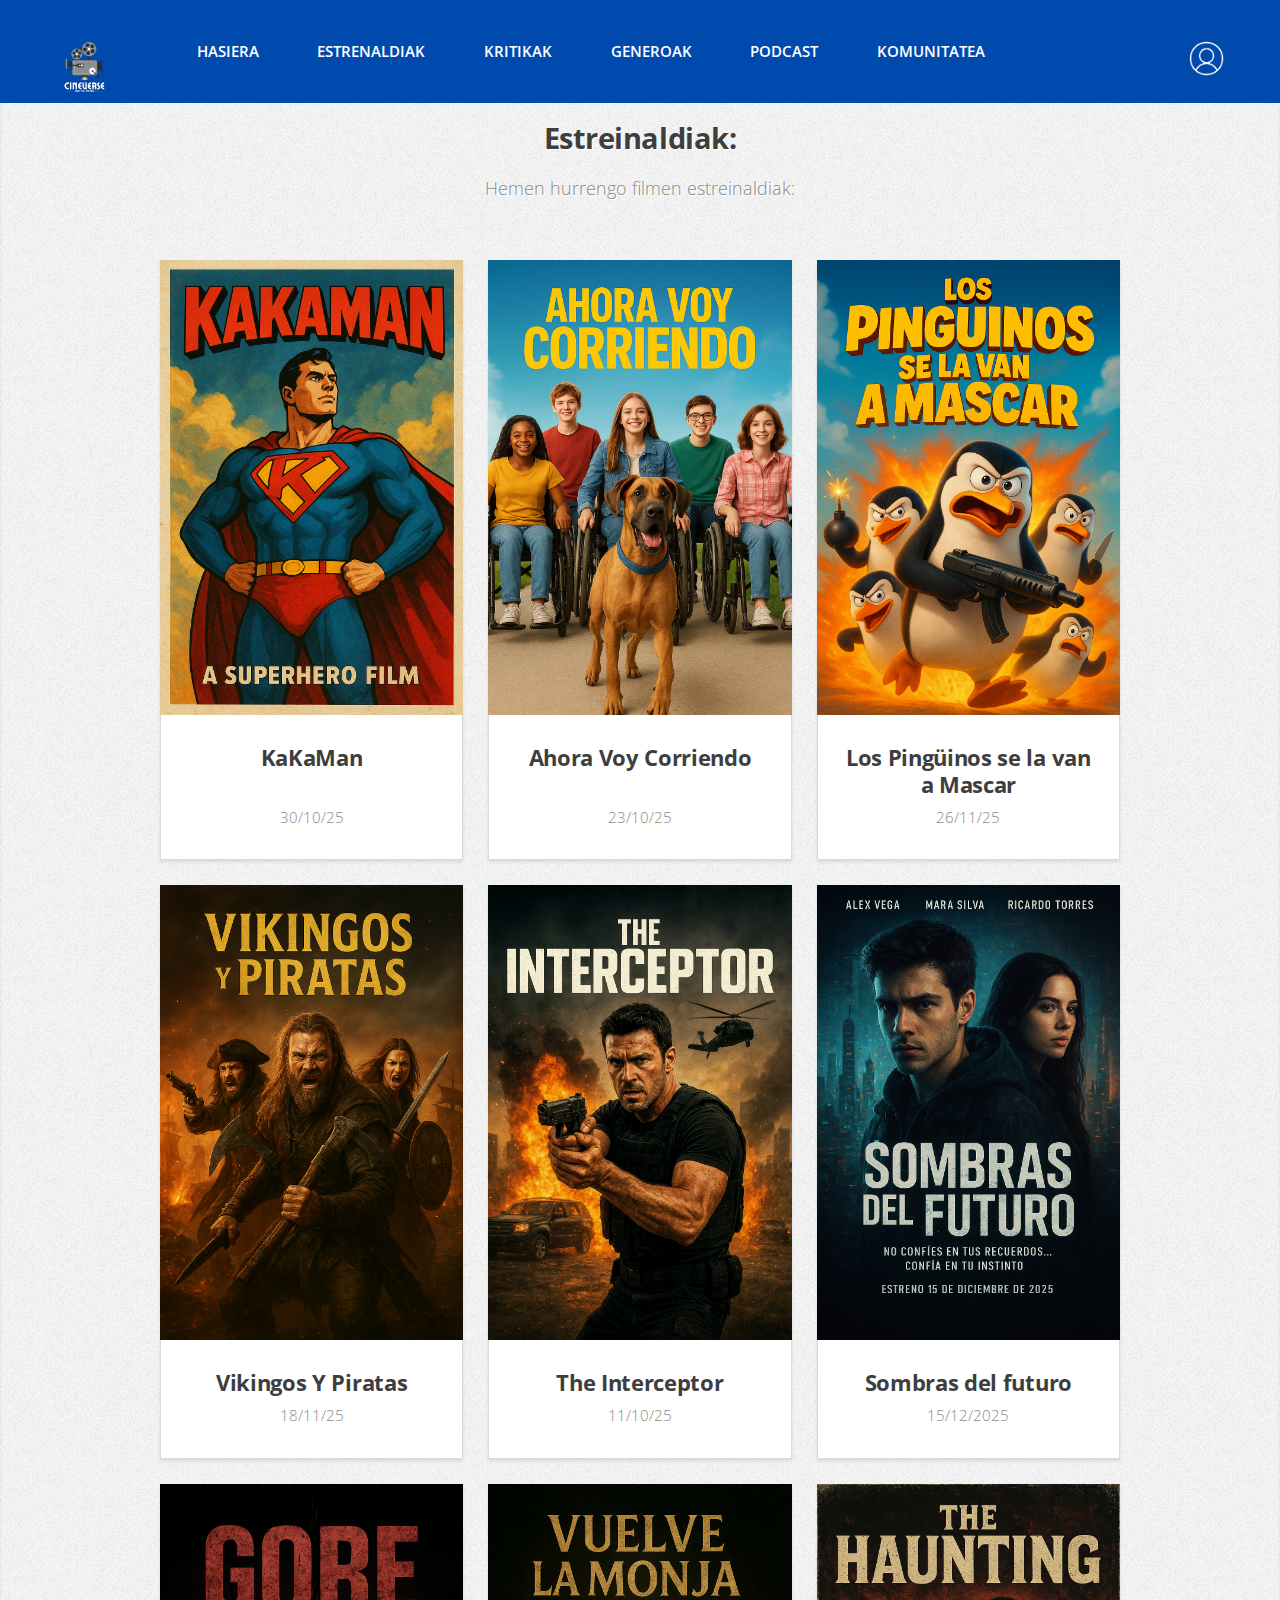
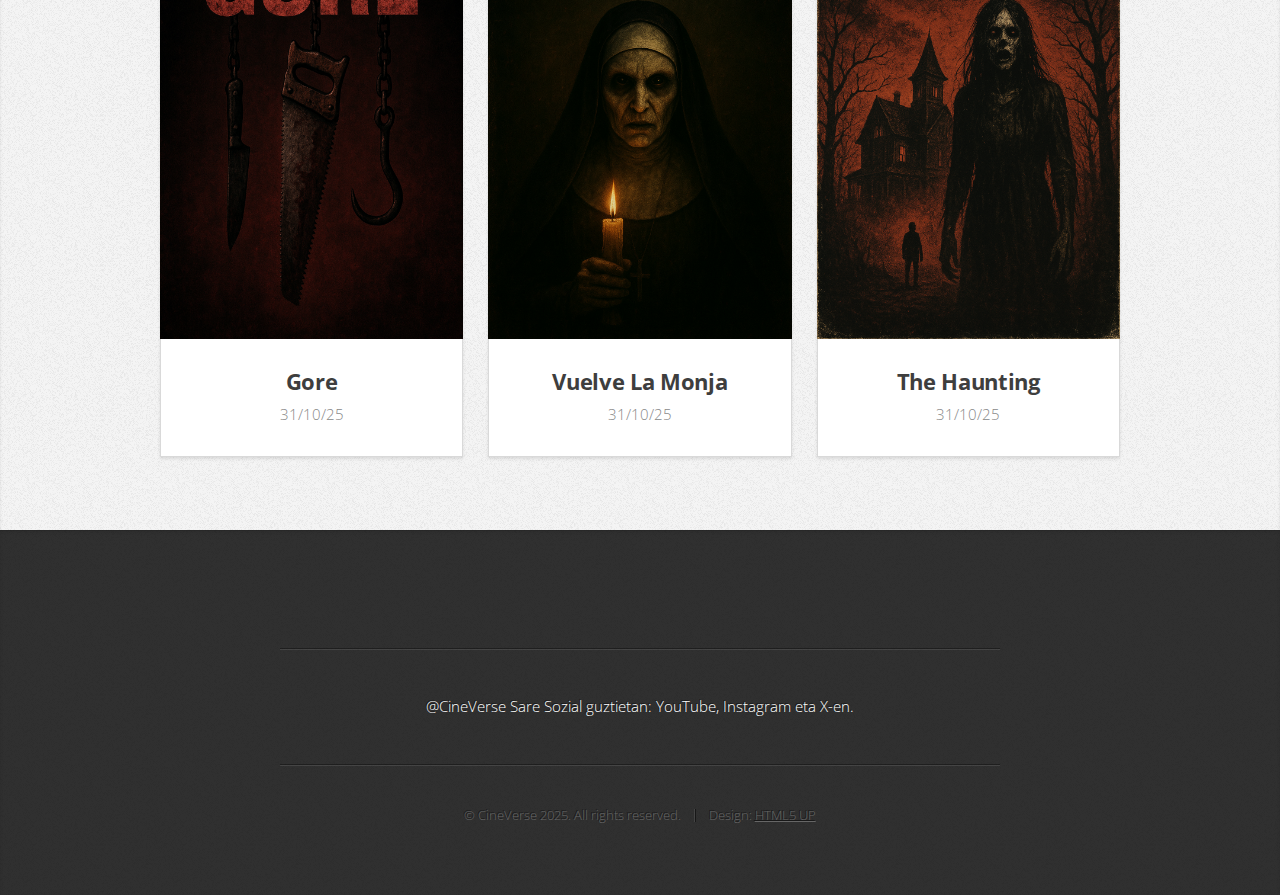
<file: CineVerse/estreinaldiak.html>
<!DOCTYPE html>
<html lang="es">
<head>
  <meta charset="utf-8" />
  <meta name="viewport" content="width=device-width, initial-scale=1" />
  <title>ESTRENALDIAK</title>
  <link rel="icon" type="image/x-icon" href="/CineVerse/images/icon.png">
  <link rel="stylesheet" href="assets/css/main.css" />
</head>
<body>
  <nav id="nav">
    <a href="index.html"><img id="logomenu" src="images/icon.png" alt="CineVerse logo"></a>
    <ul class="container">
      <li><a href="index.html">HASIERA</a></li>
      <li><a href="estreinaldiak.html">ESTRENALDIAK</a></li>
      <li><a href="kritikak.html">KRITIKAK</a></li>
      <li><a href="generoak.html">GENEROAK</a></li>
      <li><a href="podcast.html">PODCAST</a></li>
      <li><a href="komunitatea.html">KOMUNITATEA</a></li>
    </ul>
    <a href="login.html"><img id="logoLogin" src="images/login.png" alt="Login"></a>
  </nav>

 		<article id="portfolio" class="wrapper style3">
				<div class="container">
					<header>
						<h2>Estreinaldiak:</h2>
						<p>Hemen hurrengo filmen estreinaldiak:</p>
					</header>
					<div class="row">
						<div class="col-4 col-6-medium col-12-small">
							<article class="box style2">
								<a href="#" class="image featured"><img src="images/peli1.png" alt="" /></a>
								<h3><a href="#">KaKaMan</a></h3>
								<br>
								<p>30/10/25</p>
							</article>
						</div>
						<div class="col-4 col-6-medium col-12-small">
							<article class="box style2">
								<a href="#" class="image featured"><img src="images/peli2.png" alt="" /></a>
								<h3><a href="#">Ahora Voy Corriendo</a></h3>
								<br>
								<p>23/10/25</p>
							</article>
						</div>
						<div class="col-4 col-6-medium col-12-small">
							<article class="box style2">
								<a href="#" class="image featured"><img src="images/peli3.png" alt="" /></a>
								<h3><a href="#">Los Pingüinos se la van a Mascar</a></h3>
								<p>26/11/25</p>
							</article>
						</div>
						<div class="col-4 col-6-medium col-12-small">
							<article class="box style2">
								<a href="#" class="image featured"><img src="images/peli4.png" alt="" /></a>
								<h3><a href="#">Vikingos Y Piratas</a></h3>
								<p>18/11/25</p>
							</article>
						</div>
						<div class="col-4 col-6-medium col-12-small">
							<article class="box style2">
								<a href="#" class="image featured"><img src="images/peli8.png" alt="" /></a>
								<h3><a href="#">The Interceptor</a></h3>
								<p>11/10/25</p>
							</article>
						</div>
						<div class="col-4 col-6-medium col-12-small">
							<article class="box style2">
								<a href="#" class="image featured"><img src="images/peli6.png" alt="" /></a>
								<h3><a href="#">Sombras del futuro</a></h3>
								<p>15/12/2025</p>
							</article>
						</div>
						<br>
						<br>
						<div class="col-4 col-6-medium col-12-small">
							<article class="box style2">
								<a href="#" class="image featured"><img src="images/peli7.png" alt="" /></a>
								<h3><a href="#">Gore</a></h3>
								<p>31/10/25</p>
							</article>
						</div>
						<div class="col-4 col-6-medium col-12-small">
							<article class="box style2">
								<a href="#" class="image featured"><img src="images/peli5.png" alt="" /></a>
								<h3><a href="#">Vuelve La Monja</a></h3>
								<p>31/10/25</p>
							</article>
						</div>
						<div class="col-4 col-6-medium col-12-small">
							<article class="box style2">
								<a href="#" class="image featured"><img src="images/peli9.png" alt="" /></a>
								<h3><a href="#">The Haunting</a></h3>
								<p>31/10/25</p>
							</article>
						</div>
					</div>
				</div>
			</article>

  <article id="contact" class="wrapper style4">
				<div class="container medium">
					<div class="col-12">
							<hr />
							<p style="color: white;">@CineVerse Sare Sozial guztietan: YouTube, Instagram eta X-en.</p>
							<hr />
					</div>
					<footer>
						<ul id="copyright">
							<li>&copy; CineVerse 2025. All rights reserved.</li><li>Design: <a href="http://html5up.net">HTML5 UP</a></li>
						</ul>
					</footer>
				</div>
			</article>
			<script src="assets/js/jquery.min.js"></script>
			<script src="assets/js/jquery.scrolly.min.js"></script>
			<script src="assets/js/browser.min.js"></script>
			<script src="assets/js/breakpoints.min.js"></script>
			<script src="assets/js/util.js"></script>
			<script src="assets/js/main.js"></script>

	</body>
</html>
</file>
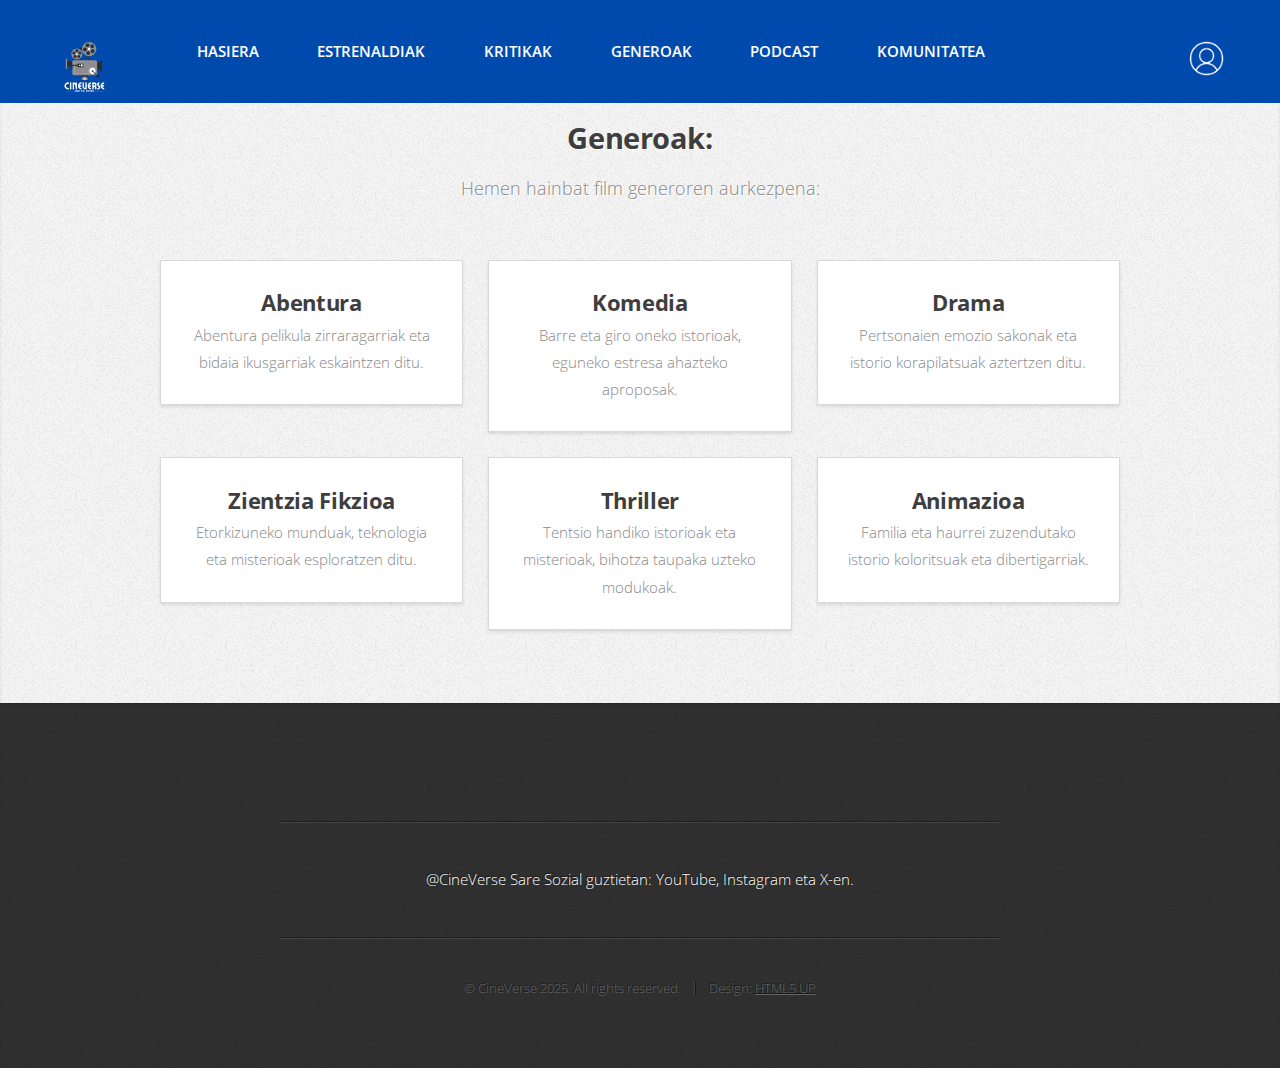
<file: CineVerse/generoak.html>
<!DOCTYPE html>
<html lang="es">
<head>
  <meta charset="utf-8" />
  <meta name="viewport" content="width=device-width, initial-scale=1" />
  <title>GENEROAK</title>
  <link rel="icon" type="image/x-icon" href="/CineVerse/images/icon.png">
  <link rel="stylesheet" href="assets/css/main.css" />
  <link rel="stylesheet" href="assets/css/generoak.css" />
</head>
<body>
  <nav id="nav">
    <a href="index.html"><img id="logomenu" src="images/icon.png" alt="CineVerse logo"></a>
    <ul class="container">
      <li><a href="index.html">HASIERA</a></li>
      <li><a href="estreinaldiak.html">ESTRENALDIAK</a></li>
      <li><a href="kritikak.html">KRITIKAK</a></li>
      <li><a href="generoak.html">GENEROAK</a></li>
      <li><a href="podcast.html">PODCAST</a></li>
      <li><a href="komunitatea.html">KOMUNITATEA</a></li>
    </ul>
    <a href="login.html"><img id="logoLogin" src="images/login.png" alt="Login"></a>
  </nav>

<article id="generoak" class="wrapper style3">
    <div class="container">
        <header>
            <h2>Generoak:</h2>
            <p>Hemen hainbat film generoren aurkezpena:</p>
        </header>
        <div class="row">
            <div class="col-4 col-6-medium col-12-small">
                <article class="box style2">
                    <h3><a href="#">Abentura</a></h3>
                    <p>Abentura pelikula zirraragarriak eta bidaia ikusgarriak eskaintzen ditu.</p>
                </article>
            </div>
            <div class="col-4 col-6-medium col-12-small">
                <article class="box style2">
                    <h3><a href="#">Komedia</a></h3>
                    <p>Barre eta giro oneko istorioak, eguneko estresa ahazteko aproposak.</p>
                </article>
            </div>
            <div class="col-4 col-6-medium col-12-small">
                <article class="box style2">
                    <h3><a href="#">Drama</a></h3>
                    <p>Pertsonaien emozio sakonak eta istorio korapilatsuak aztertzen ditu.</p>
                </article>
            </div>
            <div class="col-4 col-6-medium col-12-small">
                <article class="box style2">
                    <h3><a href="#">Zientzia Fikzioa</a></h3>
                    <p>Etorkizuneko munduak, teknologia eta misterioak esploratzen ditu.</p>
                </article>
            </div>
            <div class="col-4 col-6-medium col-12-small">
                <article class="box style2">
                    <h3><a href="#">Thriller</a></h3>
                    <p>Tentsio handiko istorioak eta misterioak, bihotza taupaka uzteko modukoak.</p>
                </article>
            </div>
            <div class="col-4 col-6-medium col-12-small">
                <article class="box style2">
                    <h3><a href="#">Animazioa</a></h3>
                    <p>Familia eta haurrei zuzendutako istorio koloritsuak eta dibertigarriak.</p>
                </article>
            </div>
        </div>
    </div>
</article>



  <article id="contact" class="wrapper style4">
				<div class="container medium">
					<div class="col-12">
							<hr />
							<p style="color: white;">@CineVerse Sare Sozial guztietan: YouTube, Instagram eta X-en.</p>
							<hr />
					</div>
					<footer>
						<ul id="copyright">
							<li>&copy; CineVerse 2025. All rights reserved.</li><li>Design: <a href="http://html5up.net">HTML5 UP</a></li>
						</ul>
					</footer>
				</div>
			</article>
			<script src="assets/js/jquery.min.js"></script>
			<script src="assets/js/jquery.scrolly.min.js"></script>
			<script src="assets/js/browser.min.js"></script>
			<script src="assets/js/breakpoints.min.js"></script>
			<script src="assets/js/util.js"></script>
			<script src="assets/js/main.js"></script>
	</body>
</html>
</file>
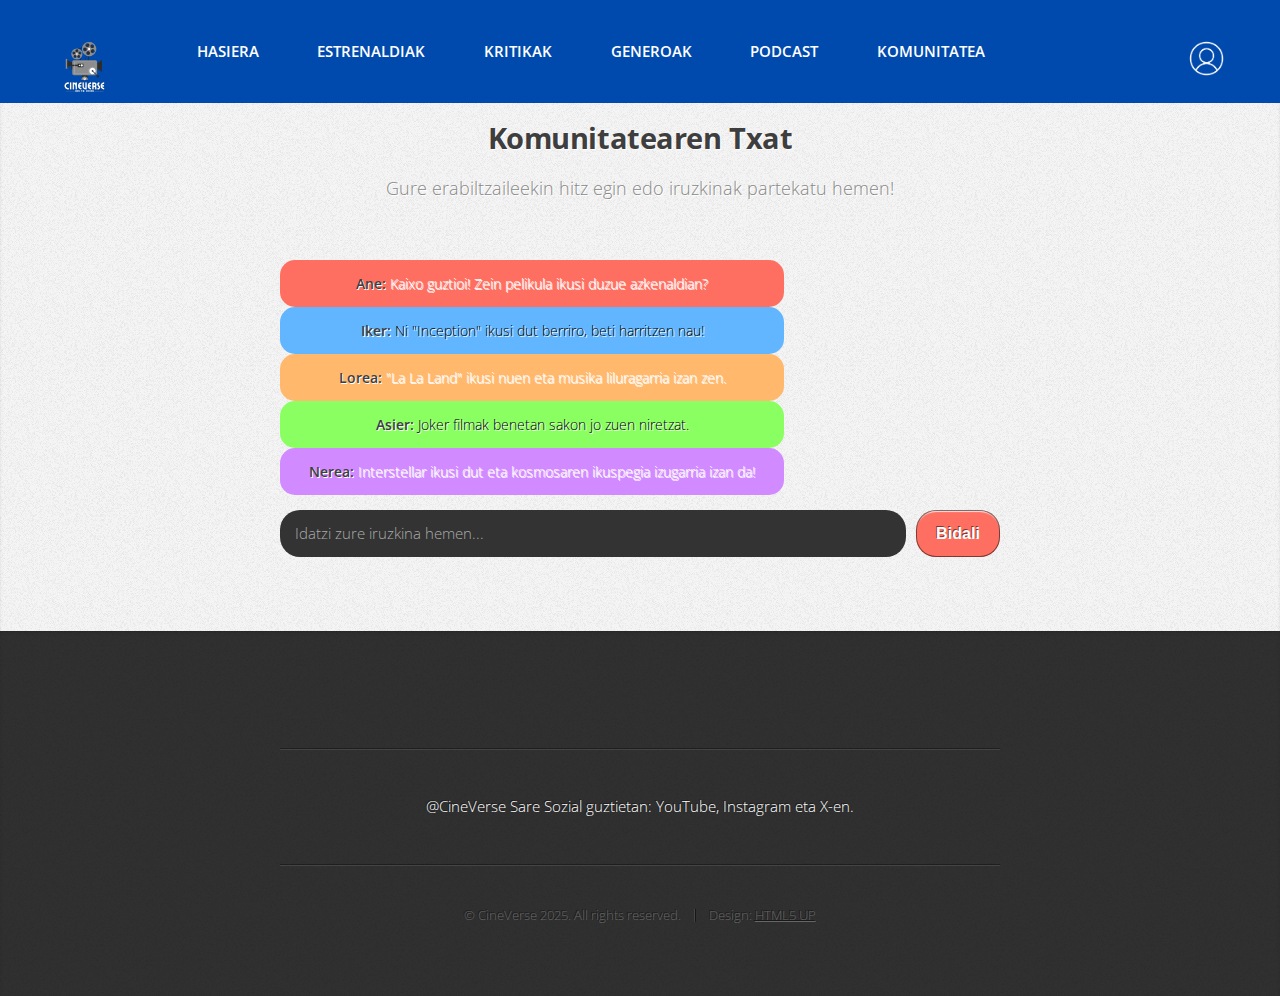
<file: CineVerse/komunitatea.html>
<!DOCTYPE html>
<html lang="es">
<head>
  <meta charset="utf-8" />
  <meta name="viewport" content="width=device-width, initial-scale=1" />
  <title>KOMUNITATEA</title>
  <link rel="icon" type="image/x-icon" href="/CineVerse/images/icon.png">
  <link rel="stylesheet" href="assets/css/main.css" />
  <link rel="stylesheet" href="assets/css/ChatCss.css" />
</head>
<body>
  <nav id="nav">
    <a href="index.html"><img id="logomenu" src="images/icon.png" alt="CineVerse logo"></a>
    <ul class="container">
      <li><a href="index.html">HASIERA</a></li>
      <li><a href="estreinaldiak.html">ESTRENALDIAK</a></li>
      <li><a href="kritikak.html">KRITIKAK</a></li>
      <li><a href="generoak.html">GENEROAK</a></li>
      <li><a href="podcast.html">PODCAST</a></li>
      <li><a href="komunitatea.html">KOMUNITATEA</a></li>
    </ul>
    <a href="login.html"><img id="logoLogin" src="images/login.png" alt="Login"></a>
  </nav>

<article id="komunitatea" class="wrapper style3">
    <div class="container medium">
        <header>
            <h2>Komunitatearen Txat</h2>
            <p>Gure erabiltzaileekin hitz egin edo iruzkinak partekatu hemen!</p>
        </header>

        <div class="chat-box">
            <div class="chat-message left ane"><strong>Ane:</strong> Kaixo guztioi! Zein pelikula ikusi duzue azkenaldian?</div>
            <div class="chat-message right iker"><strong>Iker:</strong> Ni "Inception" ikusi dut berriro, beti harritzen nau!</div>
            <div class="chat-message left lorea"><strong>Lorea:</strong> "La La Land" ikusi nuen eta musika liluragarria izan zen.</div>
            <div class="chat-message right asier"><strong>Asier:</strong> Joker filmak benetan sakon jo zuen niretzat.</div>
            <div class="chat-message left nerea"><strong>Nerea:</strong> Interstellar ikusi dut eta kosmosaren ikuspegia izugarria izan da!</div>
        </div>

        <div class="chat-input">
            <input type="text" placeholder="Idatzi zure iruzkina hemen...">
            <button>Bidali</button>
        </div>
    </div>
</article>



  <article id="contact" class="wrapper style4">
				<div class="container medium">
					<div class="col-12">
							<hr />
							<p style="color: white;">@CineVerse Sare Sozial guztietan: YouTube, Instagram eta X-en.</p>
							<hr />
					</div>
					<footer>
						<ul id="copyright">
							<li>&copy; CineVerse 2025. All rights reserved.</li><li>Design: <a href="http://html5up.net">HTML5 UP</a></li>
						</ul>
					</footer>
				</div>
			</article>
			<script src="assets/js/jquery.min.js"></script>
			<script src="assets/js/jquery.scrolly.min.js"></script>
			<script src="assets/js/browser.min.js"></script>
			<script src="assets/js/breakpoints.min.js"></script>
			<script src="assets/js/util.js"></script>
			<script src="assets/js/main.js"></script>
	</body>
</html>
</file>
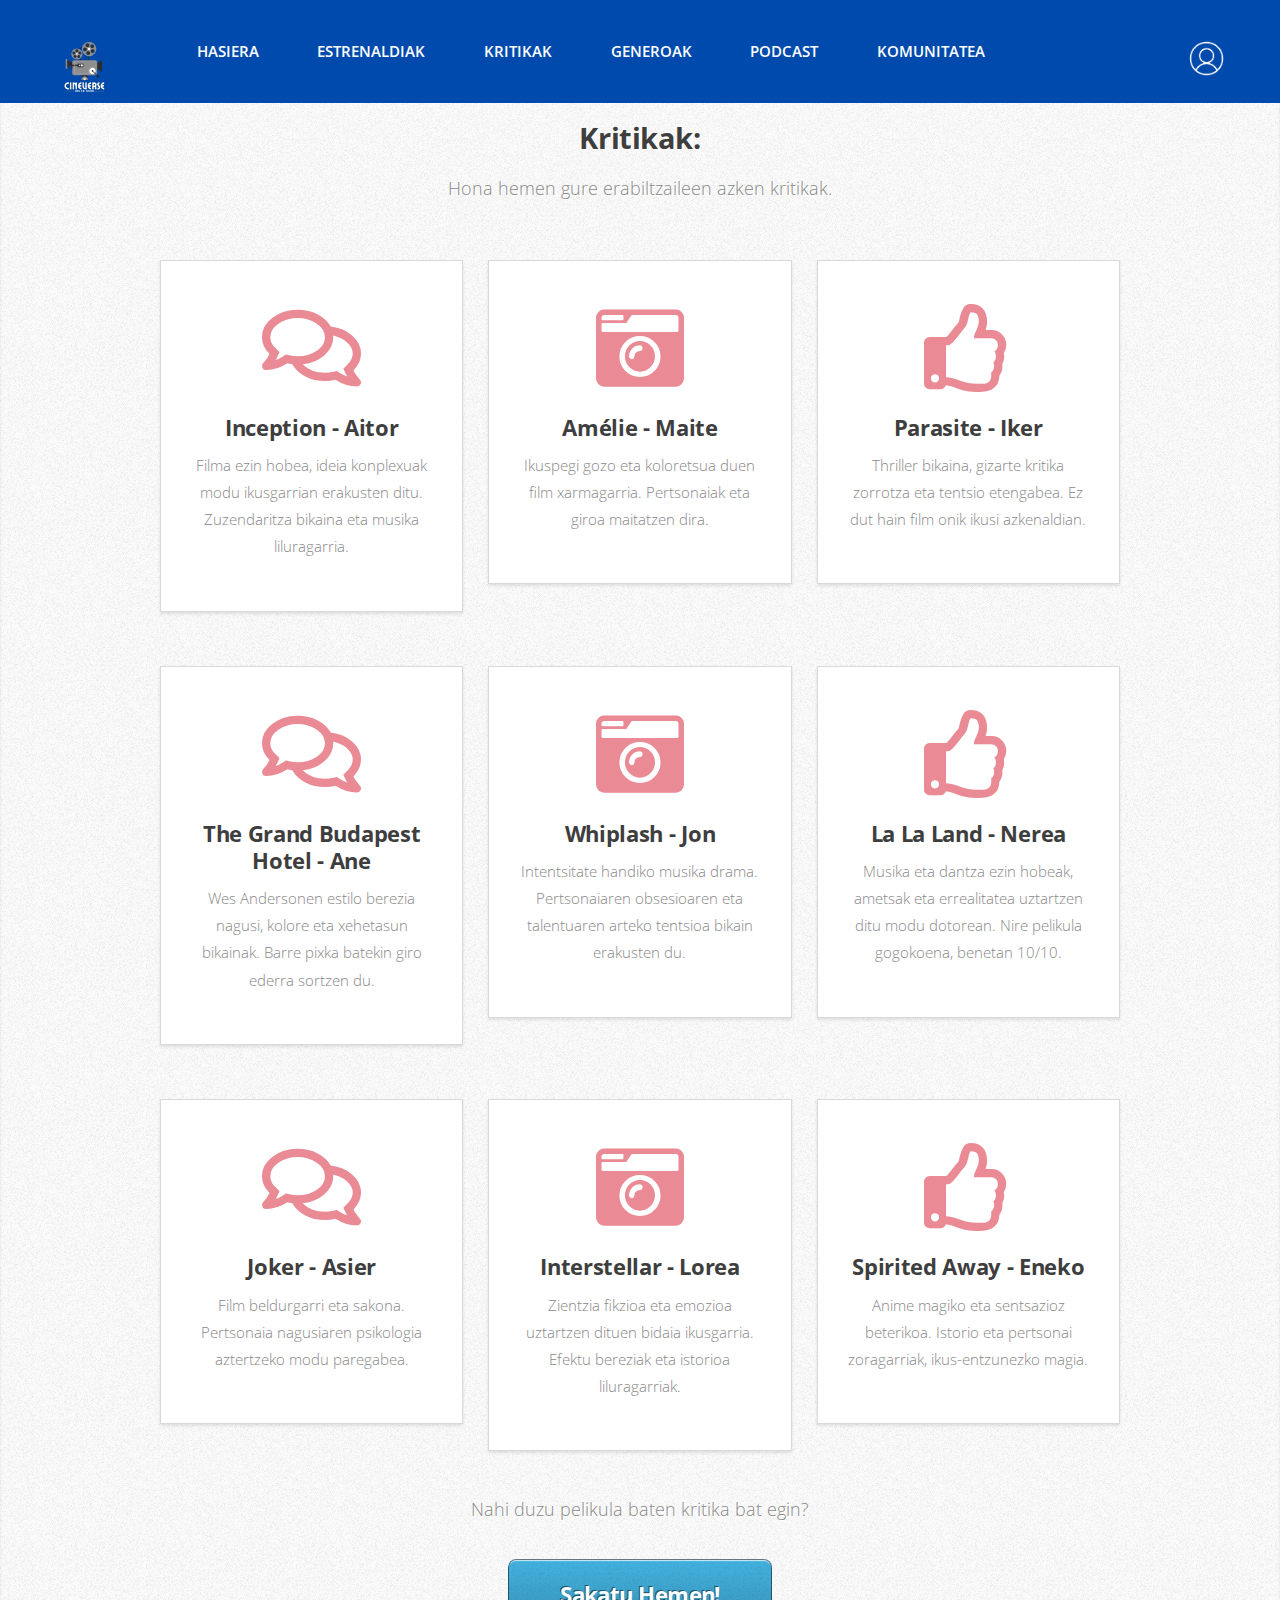
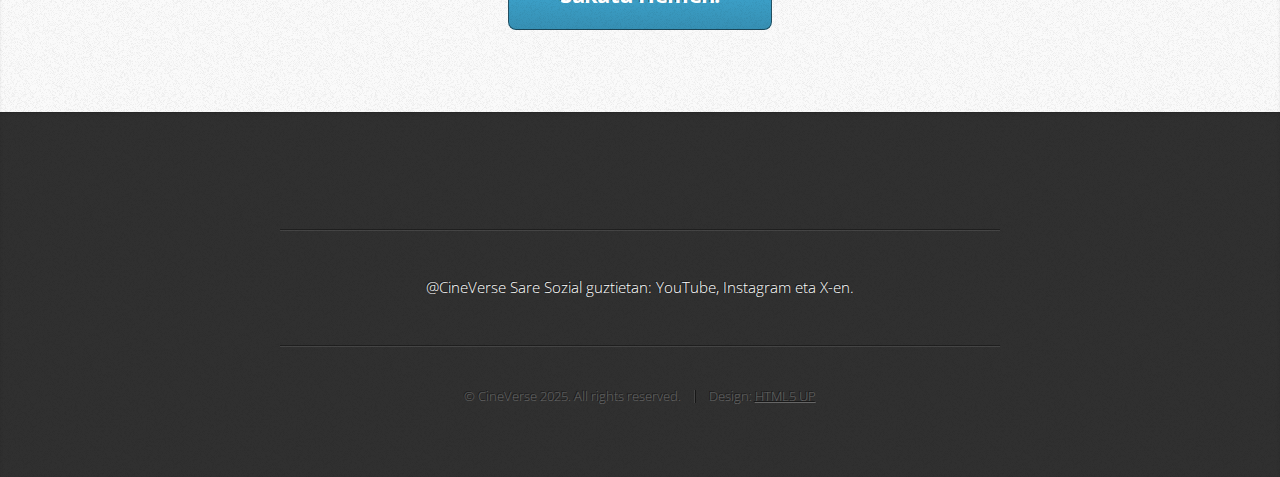
<file: CineVerse/kritikak.html>
<!DOCTYPE html>
<html lang="es">
<head>
  <meta charset="utf-8" />
  <meta name="viewport" content="width=device-width, initial-scale=1" />
  <title>KRITIKAK</title>
  <link rel="icon" type="image/x-icon" href="/CineVerse/images/icon.png">
  <link rel="stylesheet" href="assets/css/main.css" />
</head>
<body>
  <nav id="nav">
    <a href="index.html"><img id="logomenu" src="images/icon.png" alt="CineVerse logo"></a>
    <ul class="container">
      <li><a href="index.html">HASIERA</a></li>
      <li><a href="estreinaldiak.html">ESTRENALDIAK</a></li>
      <li><a href="kritikak.html">KRITIKAK</a></li>
      <li><a href="generoak.html">GENEROAK</a></li>
      <li><a href="podcast.html">PODCAST</a></li>
      <li><a href="komunitatea.html">KOMUNITATEA</a></li>
    </ul>
    <a href="login.html"><img id="logoLogin" src="images/login.png" alt="Login"></a>
  </nav>

<article id="work" class="wrapper style2">
    <div class="container">
        <header>
            <h2>Kritikak:</h2>
            <p>Hona hemen gure erabiltzaileen azken kritikak.</p>
        </header>
        <div class="row aln-center">
            <div class="col-4 col-6-medium col-12-small">
                <section class="box style1">
                    <span class="icon featured fa-comments"></span>
                    <h3>Inception - Aitor</h3>
                    <p>Filma ezin hobea, ideia konplexuak modu ikusgarrian erakusten ditu. Zuzendaritza bikaina eta musika liluragarria.</p>
                </section>
            </div>
            <div class="col-4 col-6-medium col-12-small">
                <section class="box style1">
                    <span class="icon solid featured fa-camera-retro"></span>
                    <h3>Amélie - Maite</h3>
                    <p>Ikuspegi gozo eta koloretsua duen film xarmagarria. Pertsonaiak eta giroa maitatzen dira.</p>
                </section>
            </div>
            <div class="col-4 col-6-medium col-12-small">
                <section class="box style1">
                    <span class="icon featured fa-thumbs-up"></span>
                    <h3>Parasite - Iker</h3>
                    <p>Thriller bikaina, gizarte kritika zorrotza eta tentsio etengabea. Ez dut hain film onik ikusi azkenaldian.</p>
                </section>
            </div>
        </div>
        <br>
        <div></div>
        <br>
        <div class="row aln-center">
            <div class="col-4 col-6-medium col-12-small">
                <section class="box style1">
                    <span class="icon featured fa-comments"></span>
                    <h3>The Grand Budapest Hotel - Ane</h3>
                    <p>Wes Andersonen estilo berezia nagusi, kolore eta xehetasun bikainak. Barre pixka batekin giro ederra sortzen du.</p>
                </section>
            </div>
            <div class="col-4 col-6-medium col-12-small">
                <section class="box style1">
                    <span class="icon solid featured fa-camera-retro"></span>
                    <h3>Whiplash - Jon</h3>
                    <p>Intentsitate handiko musika drama. Pertsonaiaren obsesioaren eta talentuaren arteko tentsioa bikain erakusten du.</p>
                </section>
            </div>
            <div class="col-4 col-6-medium col-12-small">
                <section class="box style1">
                    <span class="icon featured fa-thumbs-up"></span>
                    <h3>La La Land - Nerea</h3>
                    <p>Musika eta dantza ezin hobeak, ametsak eta errealitatea uztartzen ditu modu dotorean. Nire pelikula gogokoena, benetan 10/10.</p>
                </section>
            </div>
        </div>
        <br>
        <div></div>
        <br>
        <div class="row aln-center">
            <div class="col-4 col-6-medium col-12-small">
                <section class="box style1">
                    <span class="icon featured fa-comments"></span>
                    <h3>Joker - Asier</h3>
                    <p>Film beldurgarri eta sakona. Pertsonaia nagusiaren psikologia aztertzeko modu paregabea.</p>
                </section>
            </div>
            <div class="col-4 col-6-medium col-12-small">
                <section class="box style1">
                    <span class="icon solid featured fa-camera-retro"></span>
                    <h3>Interstellar - Lorea</h3>
                    <p>Zientzia fikzioa eta emozioa uztartzen dituen bidaia ikusgarria. Efektu bereziak eta istorioa liluragarriak.</p>
                </section>
            </div>
            <div class="col-4 col-6-medium col-12-small">
                <section class="box style1">
                    <span class="icon featured fa-thumbs-up"></span>
                    <h3>Spirited Away - Eneko</h3>
                    <p>Anime magiko eta sentsazioz beterikoa. Istorio eta pertsonai zoragarriak, ikus-entzunezko magia.</p>
                </section>
            </div>
        </div>
        <footer>
            <p>Nahi duzu pelikula baten kritika bat egin?</p>
            <a href="#newKritika" class="button large scrolly">Sakatu Hemen!</a>
        </footer>
    </div>
</article>


  <article id="contact" class="wrapper style4">
				<div class="container medium">
					<div class="col-12">
							<hr />
							<p style="color: white;">@CineVerse Sare Sozial guztietan: YouTube, Instagram eta X-en.</p>
							<hr />
					</div>
					<footer>
						<ul id="copyright">
							<li>&copy; CineVerse 2025. All rights reserved.</li><li>Design: <a href="http://html5up.net">HTML5 UP</a></li>
						</ul>
					</footer>
				</div>
			</article>
			<script src="assets/js/jquery.min.js"></script>
			<script src="assets/js/jquery.scrolly.min.js"></script>
			<script src="assets/js/browser.min.js"></script>
			<script src="assets/js/breakpoints.min.js"></script>
			<script src="assets/js/util.js"></script>
			<script src="assets/js/main.js"></script>
	</body>
</html>
</file>
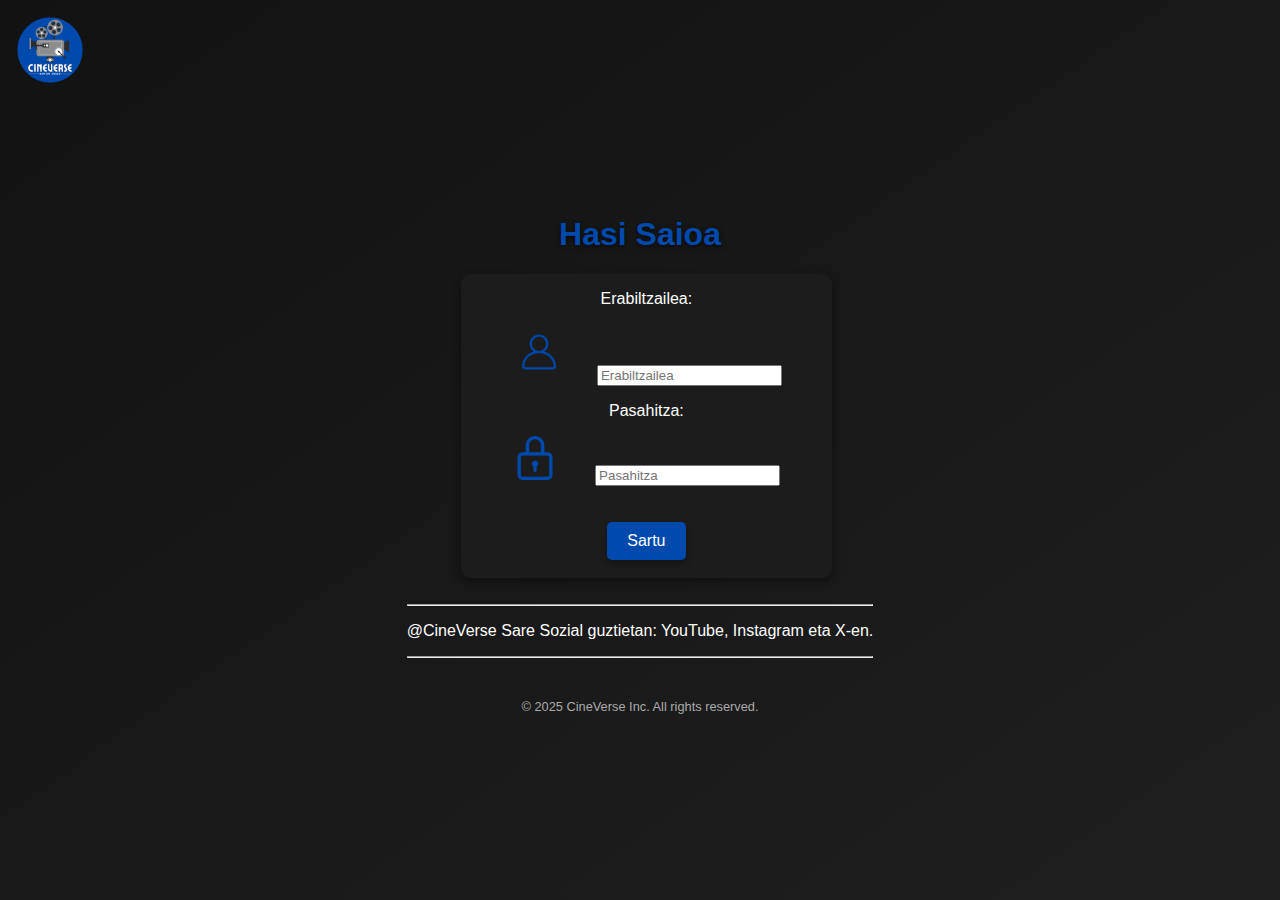
<file: CineVerse/login.html>
<!DOCTYPE html>
<html lang="es">
<head>
    <meta charset="UTF-8">
    <meta name="viewport" content="width=device-width, initial-scale=1.0">
    <link rel="stylesheet" href="loginStyles/css/styles.css">
    <link rel="icon" href="images/icon.png" type="image/x-icon">
    <title>Log In: CineVerse</title>
</head>
<body>
    <div id="logodiv">
        <a href="index.html"><img id="logo" src="images/icon.png" ></a>
    </div>   

    <h1>Hasi Saioa</h1>

    <form class="card" onsubmit="return logIn(event)">
        <center>
            <p>Erabiltzailea:</p>
            <div>
                <img id="userIMG" src="loginStyles/img/user.png" alt="Usuario">
                <input id="user" type="text" required placeholder="Erabiltzailea">
            </div>
            <p>Pasahitza:</p>
            <div>
                <img id="contraIMG" src="loginStyles/img/pswd.png" alt="Contraseña">
                <input type="password" id="password" minlength="8" maxlength="30" required placeholder="Pasahitza">
            </div>
            <br />
            <br />
            <button onmouseover="this.style.backgroundColor='green'" 
                    onmouseout="this.style.backgroundColor='#004aad'" 
                    class="button" type="submit">Sartu</button>
        </center>
        <br>
    </form>
    <br>
    <div class="container medium">
					<div class="col-12">
							<hr />
							<p style="color: white;">@CineVerse Sare Sozial guztietan: YouTube, Instagram eta X-en.</p>
							<hr />
					</div>
				</div>
    <footer>
        <p>&copy; 2025 CineVerse Inc. All rights reserved.</p>
    </footer>
    <script src="loginStyles/js/login.js"></script>
</body>
</html>
</file>
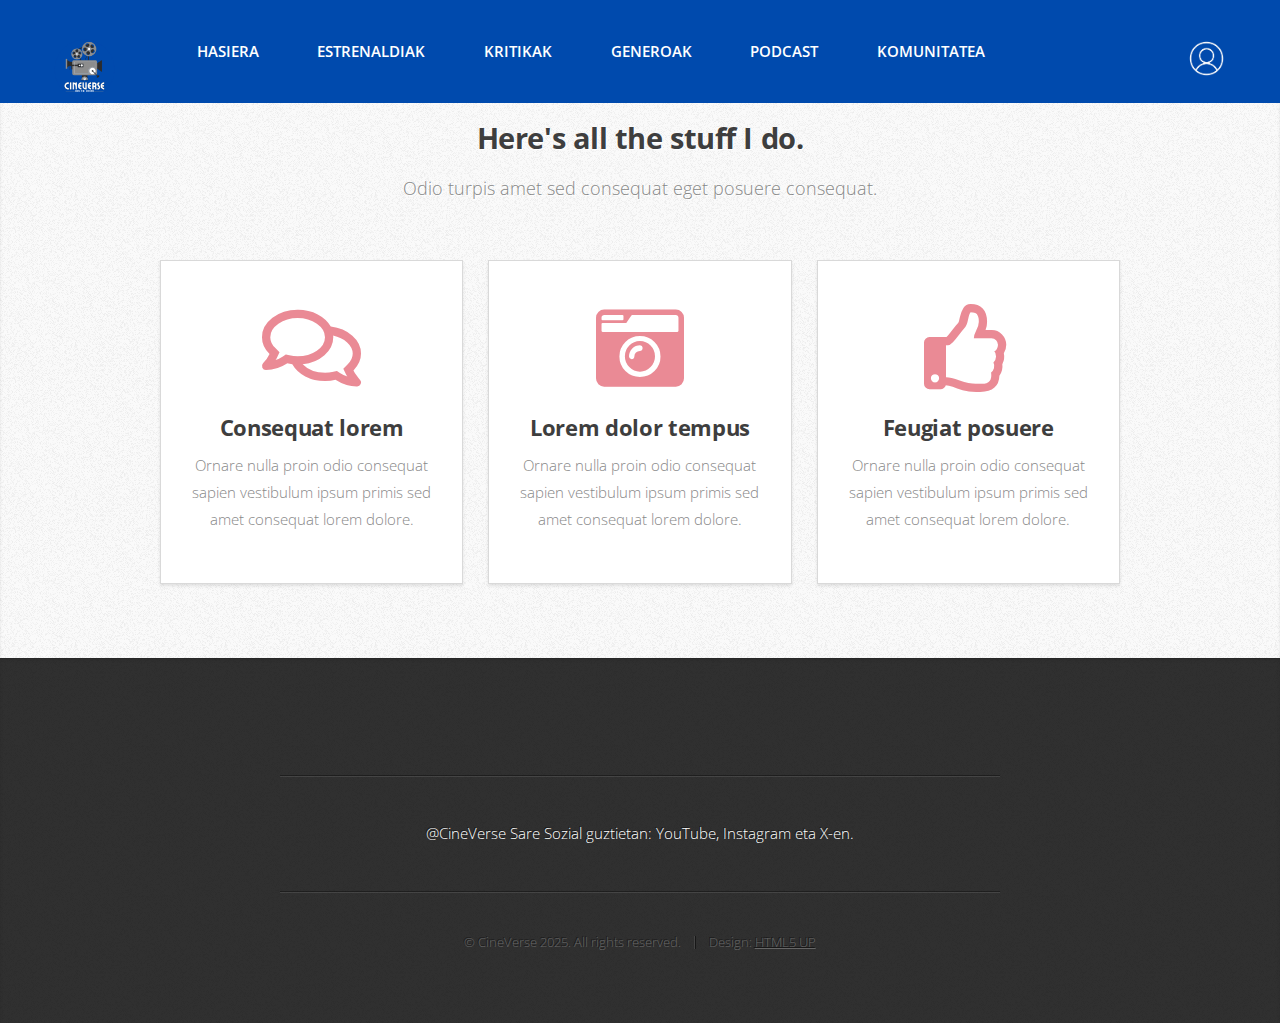
<file: CineVerse/plantilla.html>
<!DOCTYPE html>
<html lang="es">
<head>
  <meta charset="utf-8" />
  <meta name="viewport" content="width=device-width, initial-scale=1" />
  <title>PLANTILLA</title>
  <link rel="icon" type="image/x-icon" href="/CineVerse/images/icon.png">
  <link rel="stylesheet" href="assets/css/main.css" />
</head>
<body>
  <nav id="nav">
    <a href="index.html"><img id="logomenu" src="images/icon.png" alt="CineVerse logo"></a>
    <ul class="container">
      <li><a href="index.html">HASIERA</a></li>
      <li><a href="estreinaldiak.html">ESTRENALDIAK</a></li>
      <li><a href="kritikak.html">KRITIKAK</a></li>
      <li><a href="generoak.html">GENEROAK</a></li>
      <li><a href="podcast.html">PODCAST</a></li>
      <li><a href="komunitatea.html">KOMUNITATEA</a></li>
    </ul>
    <a href="login.html"><img id="logoLogin" src="images/login.png" alt="Login"></a>
  </nav>

 <article id="work" class="wrapper style2">
				<div class="container">
					<header>
						<h2>Here's all the stuff I do.</h2>
						<p>Odio turpis amet sed consequat eget posuere consequat.</p>
					</header>
					<div class="row aln-center">
						<div class="col-4 col-6-medium col-12-small">
							<section class="box style1">
								<span class="icon featured fa-comments"></span>
								<h3>Consequat lorem</h3>
								<p>Ornare nulla proin odio consequat sapien vestibulum ipsum primis sed amet consequat lorem dolore.</p>
							</section>
						</div>
						<div class="col-4 col-6-medium col-12-small">
							<section class="box style1">
								<span class="icon solid featured fa-camera-retro"></span>
								<h3>Lorem dolor tempus</h3>
								<p>Ornare nulla proin odio consequat sapien vestibulum ipsum primis sed amet consequat lorem dolore.</p>
							</section>
						</div>
						<div class="col-4 col-6-medium col-12-small">
							<section class="box style1">
								<span class="icon featured fa-thumbs-up"></span>
								<h3>Feugiat posuere</h3>
								<p>Ornare nulla proin odio consequat sapien vestibulum ipsum primis sed amet consequat lorem dolore.</p>
							</section>
						</div>
					</div>
			</article>

  <article id="contact" class="wrapper style4">
				<div class="container medium">
					<div class="col-12">
							<hr />
							<p style="color: white;">@CineVerse Sare Sozial guztietan: YouTube, Instagram eta X-en.</p>
							<hr />
					</div>
					<footer>
						<ul id="copyright">
							<li>&copy; CineVerse 2025. All rights reserved.</li><li>Design: <a href="http://html5up.net">HTML5 UP</a></li>
						</ul>
					</footer>
				</div>
			</article>
			<script src="assets/js/jquery.min.js"></script>
			<script src="assets/js/jquery.scrolly.min.js"></script>
			<script src="assets/js/browser.min.js"></script>
			<script src="assets/js/breakpoints.min.js"></script>
			<script src="assets/js/util.js"></script>
			<script src="assets/js/main.js"></script>
	</body>
</html>
</file>
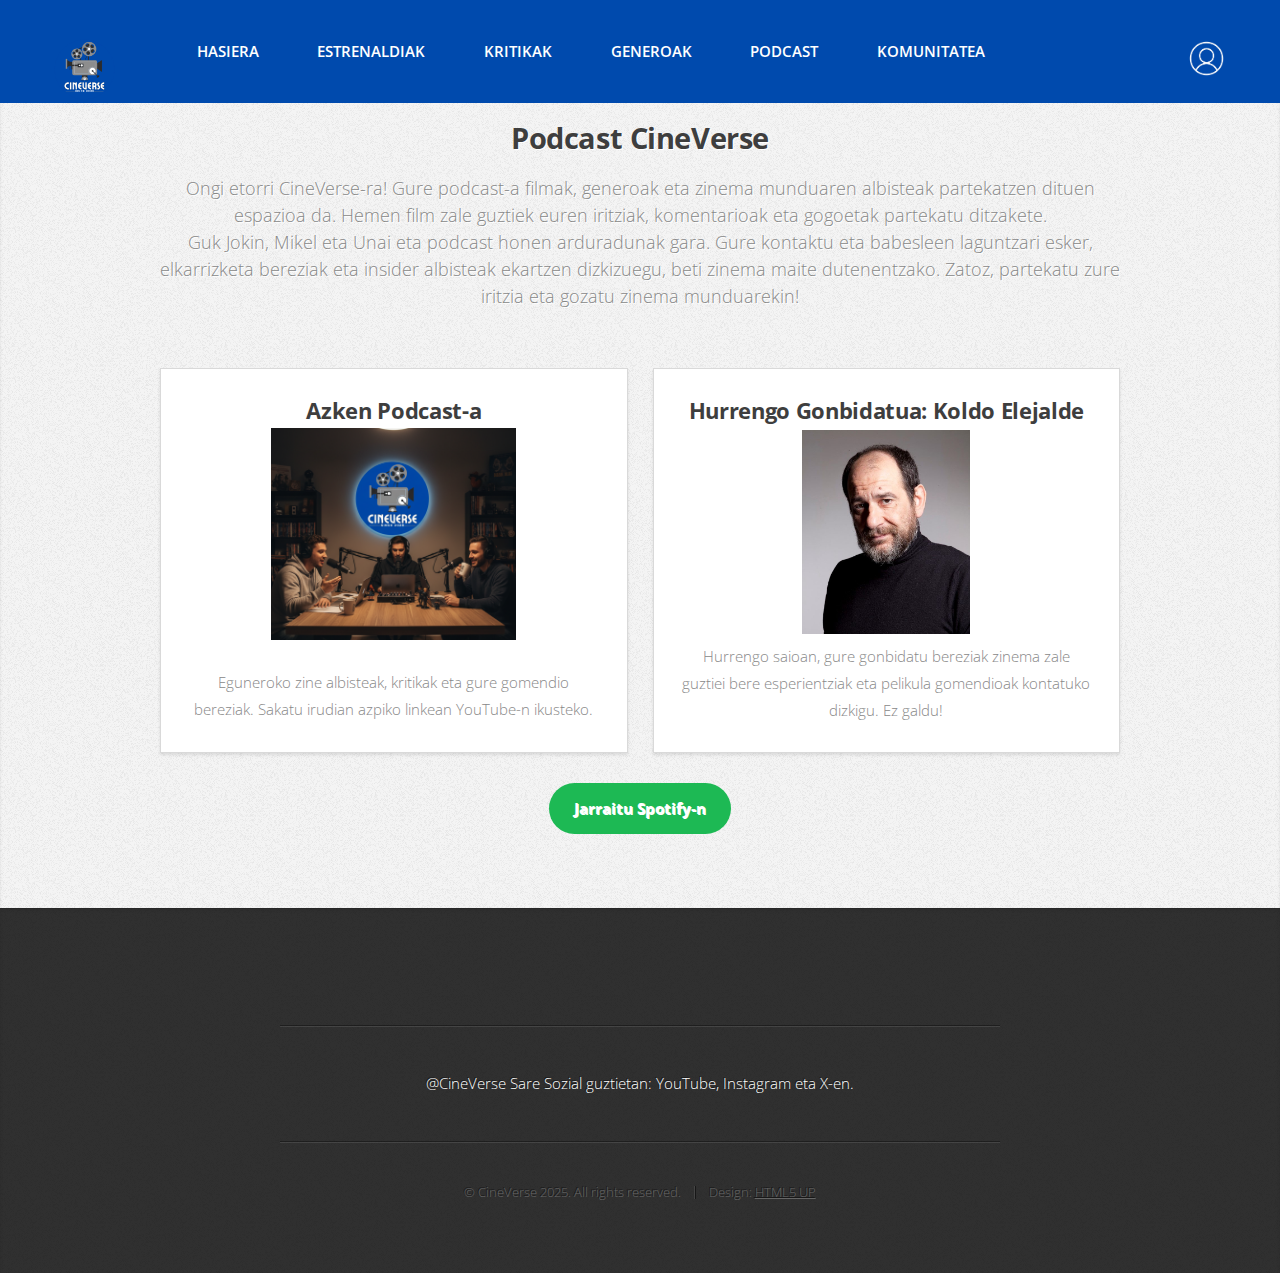
<file: CineVerse/podcast.html>
<!DOCTYPE html>
<html lang="es">
<head>
  <meta charset="utf-8" />
  <meta name="viewport" content="width=device-width, initial-scale=1" />
  <title>PODCAST</title>
  <link rel="icon" type="image/x-icon" href="/CineVerse/images/icon.png">
  <link rel="stylesheet" href="assets/css/main.css" />
  <link rel="stylesheet" href="assets/css/podcast.css" />
</head>
<body>
  <nav id="nav">
    <a href="index.html"><img id="logomenu" src="images/icon.png" alt="CineVerse logo"></a>
    <ul class="container">
      <li><a href="index.html">HASIERA</a></li>
      <li><a href="estreinaldiak.html">ESTRENALDIAK</a></li>
      <li><a href="kritikak.html">KRITIKAK</a></li>
      <li><a href="generoak.html">GENEROAK</a></li>
      <li><a href="podcast.html">PODCAST</a></li>
      <li><a href="komunitatea.html">KOMUNITATEA</a></li>
    </ul>
    <a href="login.html"><img id="logoLogin" src="images/login.png" alt="Login"></a>
  </nav>

<article id="podcast" class="wrapper style3">
    <div class="container">
        <header>
        <h2>Podcast CineVerse</h2>
        <p>Ongi etorri CineVerse-ra! Gure podcast-a filmak, generoak eta zinema munduaren albisteak partekatzen dituen espazioa da. Hemen film zale guztiek euren iritziak, komentarioak eta gogoetak partekatu ditzakete.</p>
        <p>Guk Jokin, Mikel eta Unai eta podcast honen arduradunak gara. Gure kontaktu eta babesleen laguntzari esker, elkarrizketa bereziak eta insider albisteak ekartzen dizkizuegu, beti zinema maite dutenentzako. Zatoz, partekatu zure iritzia eta gozatu zinema munduarekin!</p>
        </header>


        <div class="row">
            <div class="col-6 col-12-small">
                <article class="box style2">
                    <h3>Azken Podcast-a</h3>
                    <br>
                    <center><a href="https://www.youtube.com" style="width: 60%;" target="_blank" class="image featured">
                        <img src="images/pocast.png" alt="Azken Podcast-a" />
                    </a></center>
                    <p>Eguneroko zine albisteak, kritikak eta gure gomendio bereziak. Sakatu irudian azpiko linkean YouTube-n ikusteko.</p>
                </article>
            </div>

            <div class="col-6 col-12-small">
                <article class="box style2">
                    <h3>Hurrengo Gonbidatua: Koldo Elejalde</h3>
                    <img src="images/koldo.jpeg" style="width: 41%;" alt="Hurrengo Gonbidatua" />
                    <p>Hurrengo saioan, gure gonbidatu bereziak zinema zale guztiei bere esperientziak eta pelikula gomendioak kontatuko dizkigu. Ez galdu!</p>
                </article>
            </div>
        </div>

        <div class="spotify-button-container" style="text-align:center; margin-top:30px;">
            <a href="https://open.spotify.com/show/SPOTIFYID" target="_blank" class="spotify-button">Jarraitu Spotify-n</a>
        </div>
    </div>
</article>



  <article id="contact" class="wrapper style4">
				<div class="container medium">
					<div class="col-12">
							<hr />
							<p style="color: white;">@CineVerse Sare Sozial guztietan: YouTube, Instagram eta X-en.</p>
							<hr />
					</div>
					<footer>
						<ul id="copyright">
							<li>&copy; CineVerse 2025. All rights reserved.</li><li>Design: <a href="http://html5up.net">HTML5 UP</a></li>
						</ul>
					</footer>
				</div>
			</article>
			<script src="assets/js/jquery.min.js"></script>
			<script src="assets/js/jquery.scrolly.min.js"></script>
			<script src="assets/js/browser.min.js"></script>
			<script src="assets/js/breakpoints.min.js"></script>
			<script src="assets/js/util.js"></script>
			<script src="assets/js/main.js"></script>
			<script src="https://ajax.googleapis.com/ajax/libs/jquery/3.1.1/jquery.min.js"></script>
			<script src="https://maxcdn.bootstrapcdn.com/bootstrap/3.3.7/js/bootstrap.min.js"></script>
	</body>
</html>
</file>
<file: CineVerse/assets/css/generoak.css>
<<<<<<< HEAD
.genre-gallery {
    display: flex;
    gap: 30px;
    overflow-x: auto;
    padding: 20px 0;
    perspective: 1000px;
}

.genre-gallery::-webkit-scrollbar {
    height: 10px;
}

.genre-gallery::-webkit-scrollbar-thumb {
    background-color: #888;
    border-radius: 5px;
}

.genre-card {
    flex: 0 0 250px;
    background: #1e1e1e;
    color: white;
    border-radius: 20px;
    text-align: center;
    position: relative;
    overflow: visible;
    padding-bottom: 20px;
    transition: transform 0.4s, box-shadow 0.4s;
    transform-style: preserve-3d;
    cursor: pointer;
}

.genre-card img {
    width: 100%;
    height: 150px;
    object-fit: cover;
    border-radius: 20px 20px 0 0;
    margin-top: -30px;
    box-shadow: 0 5px 20px rgba(0,0,0,0.5);
    transition: transform 0.4s;
}

.genre-card h3 {
    margin: 15px 0 10px 0;
    font-size: 1.3em;
}

.genre-card p {
    font-size: 0.9em;
    padding: 0 10px;
}

.genre-card:hover {
    transform: rotateY(10deg) rotateX(5deg) scale(1.05);
    box-shadow: 0 15px 30px rgba(0,0,0,0.6);
}

.genre-card:hover img {
    transform: scale(1.1);
}
.box.style2 {
    overflow: hidden;
    transition: transform 0.3s ease;
}

.box.style2 .image.featured img {
    transition: transform 0.5s ease;
}

.box.style2:hover {
    transform: translateY(-5px);
}

.box.style2:hover .image.featured img {
    transform: scale(1.1);
}
=======
.genre-gallery {
    display: flex;
    gap: 30px;
    overflow-x: auto;
    padding: 20px 0;
    perspective: 1000px;
}

.genre-gallery::-webkit-scrollbar {
    height: 10px;
}

.genre-gallery::-webkit-scrollbar-thumb {
    background-color: #888;
    border-radius: 5px;
}

.genre-card {
    flex: 0 0 250px;
    background: #1e1e1e;
    color: white;
    border-radius: 20px;
    text-align: center;
    position: relative;
    overflow: visible;
    padding-bottom: 20px;
    transition: transform 0.4s, box-shadow 0.4s;
    transform-style: preserve-3d;
    cursor: pointer;
}

.genre-card img {
    width: 100%;
    height: 150px;
    object-fit: cover;
    border-radius: 20px 20px 0 0;
    margin-top: -30px;
    box-shadow: 0 5px 20px rgba(0,0,0,0.5);
    transition: transform 0.4s;
}

.genre-card h3 {
    margin: 15px 0 10px 0;
    font-size: 1.3em;
}

.genre-card p {
    font-size: 0.9em;
    padding: 0 10px;
}

.genre-card:hover {
    transform: rotateY(10deg) rotateX(5deg) scale(1.05);
    box-shadow: 0 15px 30px rgba(0,0,0,0.6);
}

.genre-card:hover img {
    transform: scale(1.1);
}
.box.style2 {
    overflow: hidden;
    transition: transform 0.3s ease;
}

.box.style2 .image.featured img {
    transition: transform 0.5s ease;
}

.box.style2:hover {
    transform: translateY(-5px);
}

.box.style2:hover .image.featured img {
    transform: scale(1.1);
}
>>>>>>> 21c33a34dd874fdf2fb78682e03b1c76855c9894
</file>
<file: CineVerse/assets/css/ChatCss.css>
<<<<<<< HEAD
.chat-box {
    background: #1e1e1e;
    padding: 20px;
    border-radius: 15px;
    max-height: 400px;
    overflow-y: auto;
    display: flex;
    flex-direction: column;
    gap: 10px;
    scrollbar-width: thin;
    scrollbar-color: #888 #1e1e1e;
}

.chat-box::-webkit-scrollbar {
    width: 8px;
}

.chat-box::-webkit-scrollbar-thumb {
    background-color: #888;
    border-radius: 4px;
}

.chat-message {
    padding: 10px 15px;
    border-radius: 15px;
    max-width: 70%;
    word-wrap: break-word;
    font-size: 0.95em;
}

.chat-message.left {
    align-self: flex-start;
    color: white;
}

.chat-message.right {
    align-self: flex-end;
    color: black;
}

/* Colores por usuario */
.chat-message.ane { background-color: #ff6f61; }
.chat-message.iker { background-color: #61b6ff; }
.chat-message.lorea { background-color: #ffb86c; }
.chat-message.asier { background-color: #8aff61; }
.chat-message.nerea { background-color: #d18aff; }

/* Input de chat */
.chat-input {
    margin-top: 15px;
    display: flex;
    gap: 10px;
}

.chat-input input[type="text"] {
    flex: 1;
    padding: 10px 15px;
    border-radius: 20px;
    border: none;
    background: #333;
    color: white;
}

.chat-input input[type="text"]::placeholder {
    color: #aaa;
}

.chat-input button {
    padding: 10px 20px;
    border-radius: 20px;
    border: none;
    background: #ff6f61;
    color: white;
    cursor: pointer;
    transition: 0.2s;
}

.chat-input button:hover {
    background: #ff3b2f;
}

.chat-note {
    font-size: 0.85em;
    color: #aaa;
    margin-top: 5px;
=======
.chat-box {
    background: #1e1e1e;
    padding: 20px;
    border-radius: 15px;
    max-height: 400px;
    overflow-y: auto;
    display: flex;
    flex-direction: column;
    gap: 10px;
    scrollbar-width: thin;
    scrollbar-color: #888 #1e1e1e;
}

.chat-box::-webkit-scrollbar {
    width: 8px;
}

.chat-box::-webkit-scrollbar-thumb {
    background-color: #888;
    border-radius: 4px;
}

.chat-message {
    padding: 10px 15px;
    border-radius: 15px;
    max-width: 70%;
    word-wrap: break-word;
    font-size: 0.95em;
}

.chat-message.left {
    align-self: flex-start;
    color: white;
}

.chat-message.right {
    align-self: flex-end;
    color: black;
}

/* Colores por usuario */
.chat-message.ane { background-color: #ff6f61; }
.chat-message.iker { background-color: #61b6ff; }
.chat-message.lorea { background-color: #ffb86c; }
.chat-message.asier { background-color: #8aff61; }
.chat-message.nerea { background-color: #d18aff; }

/* Input de chat */
.chat-input {
    margin-top: 15px;
    display: flex;
    gap: 10px;
}

.chat-input input[type="text"] {
    flex: 1;
    padding: 10px 15px;
    border-radius: 20px;
    border: none;
    background: #333;
    color: white;
}

.chat-input input[type="text"]::placeholder {
    color: #aaa;
}

.chat-input button {
    padding: 10px 20px;
    border-radius: 20px;
    border: none;
    background: #ff6f61;
    color: white;
    cursor: pointer;
    transition: 0.2s;
}

.chat-input button:hover {
    background: #ff3b2f;
}

.chat-note {
    font-size: 0.85em;
    color: #aaa;
    margin-top: 5px;
>>>>>>> 21c33a34dd874fdf2fb78682e03b1c76855c9894
}
</file>
<file: CineVerse/loginStyles/css/styles.css>
#logo {
    position: absolute;
    top: 0;
    left: 0;
    margin: 10px;
    height: 5em;       
    width: auto;
  }
#logodiv {
    display: flex;
    justify-content: flex-start;
    align-items: center;
    padding: 10px;
    margin: 0;
}

@media (max-width: 768px) {
    #logo {
        width: 20%;
    }
    
    #logodiv {
        justify-content: center;
    }
}

body {
    margin: 0;
    font-family: 'Arial', sans-serif;
    color: #ffffff;
    background: linear-gradient(145deg, #121212, #1f1f1f);
    display: flex;
    flex-direction: column;
    align-items: center;
    justify-content: center;
    min-height: 100vh;
}

h1, h2 {
    font: serif;
    color: #004aad;
    text-shadow: 0 2px 5px rgba(0, 0, 0, 0.6);
}

a {
    color:  #004aad;
    text-decoration: none;
    border-bottom: 1px solid  #004aad;
    transition: color 0.3s ease, border-color 0.3s ease;
}

p {
    font: serif;
}

a:hover {
    color:  #004aad;
    border-color:  #004aad;
}

.button {
    background-color:  #004aad;
    color: #ffffff;
    border: none;
    border-radius: 5px;
    padding: 10px 20px;
    font-size: 1rem;
    cursor: pointer;
    box-shadow: 0 4px 6px rgba(0, 0, 0, 0.3);
    transition: background-color 0.3s ease, box-shadow 0.3s ease;
}

.button:hover {
    background-color:  #004aad;
    box-shadow: 0 6px 10px rgba(0, 0, 0, 0.5);
}

footer {
    margin-top: 20px;
    color: #aaaaaa;
    font-size: 0.8rem;
}

.tit {
    margin-top: -1%;
    font-style:italic;
    font-weight: 700;
}

.menu ul {
    list-style-type: none;

    padding: 0;
    overflow: hidden;
    background-color: #004aad;
}

.menu ul li {
    float: left;
}

.menu ul li a, .dropbtn {
    display: inline-block;
    color: white;
    text-align: center;
    padding: 14px 16px;
    text-decoration: none;
    font-size: 18px;
}

.menu ul li a:hover, .dropdown:hover .dropbtn {
    background-color: #004aad;
    transition: background-color 1s ease;
}

.menu ul li.dropdown {
    display: inline-block;
}

.dropdown-content {
    display: none;
    position: absolute;
    background-color: #004aad;
    min-width: 160px;
    box-shadow: 0px 8px 16px rgba(0,0,0,0.2);
    z-index: 1;
}

.dropdown-content a {
    color: white;
    padding: 12px 16px;
    text-decoration: none;
    display: block;
    text-align: left;
}

.dropdown-content a:hover {
    background-color: #004aad;
}

.dropdown:hover .dropdown-content {
    display: block;
}

#login a {
    color: white;
    text-decoration: none;
    transition: background-color 1s ease;
  }
  
  #login a:hover {
    background-color: black;
    color: white;
  }
  .cardRight {
    background: #1c1c1c;
    border-radius: 10px;
    box-shadow: 0 4px 10px rgba(0, 0, 0, 0.4);
    margin-left: 40%;
}
.cardLeft {
    background: #1c1c1c;
    border-radius: 10px;
    box-shadow: 0 4px 10px rgba(0, 0, 0, 0.4);
    margin-right: 40%;
    margin-top: 5%;
}
.card {
    background: #1c1c1c;
    border-radius: 10px;
    box-shadow: 0 4px 10px rgba(0, 0, 0, 0.4);
    margin-right: 35%;
    margin-left: 36%;
}
#userIMG{
    margin-right: 7%;
    width: 15%;
}
#contraIMG{
    margin-right: 9%;
    width: 12%;
}
</file>
<file: CineVerse/assets/css/podcast.css>
<<<<<<< HEAD
#podcast .box.style2 .image.featured img,
#podcast .box.style2 img {
    transition: transform 0.4s ease, box-shadow 0.4s ease;
    border-radius: 10px;
}

#podcast .box.style2 .image.featured:hover img,
#podcast .box.style2 img:hover {
    transform: scale(1.05);
    box-shadow: 0 10px 25px rgba(0,0,0,0.5);
=======
#podcast .box.style2 .image.featured img,
#podcast .box.style2 img {
    transition: transform 0.4s ease, box-shadow 0.4s ease;
    border-radius: 10px;
}

#podcast .box.style2 .image.featured:hover img,
#podcast .box.style2 img:hover {
    transform: scale(1.05);
    box-shadow: 0 10px 25px rgba(0,0,0,0.5);
>>>>>>> 21c33a34dd874fdf2fb78682e03b1c76855c9894
}
</file>
<file: CineVerse/assets/css/main.css>
@import url("https://fonts.googleapis.com/css?family=Open+Sans:300,300italic,600,600italic,700");
@import url("fontawesome-all.min.css");

/*
	Miniport by HTML5 UP
	html5up.net | @ajlkn
	Free for personal and commercial use under the CCA 3.0 license (html5up.net/license)
*/
html, body, div, span, applet, object,
iframe, h1, h2, h3, h4, h5, h6, p, blockquote,
pre, a, abbr, acronym, address, big, cite,
code, del, dfn, em, img, ins, kbd, q, s, samp,
small, strike, strong, sub, sup, tt, var, b,
u, i, center, dl, dt, dd, ol, ul, li, fieldset,
form, label, legend, table, caption, tbody,
tfoot, thead, tr, th, td, article, aside,
canvas, details, embed, figure, figcaption,
footer, header, hgroup, menu, nav, output, ruby,
section, summary, time, mark, audio, video {
	margin: 0;
	padding: 0;
	border: 0;
	font-size: 100%;
	font: inherit;
	vertical-align: baseline;}

article, aside, details, figcaption, figure,
footer, header, hgroup, menu, nav, section {
	display: block;}

body {
	line-height: 1;
}

ol, ul {
	list-style: none;
}

blockquote, q {
	quotes: none;
}

	blockquote:before, blockquote:after, q:before, q:after {
		content: '';
		content: none;
	}

table {
	border-collapse: collapse;
	border-spacing: 0;
}

body {
	-webkit-text-size-adjust: none;
}

mark {
	background-color: transparent;
	color: inherit;
}

input::-moz-focus-inner {
	border: 0;
	padding: 0;
}

input, select, textarea {
	-moz-appearance: none;
	-webkit-appearance: none;
	-ms-appearance: none;
	appearance: none;
}

/* Basic */

	html {
		box-sizing: border-box;
	}

	*, *:before, *:after {
		box-sizing: inherit;
	}

	body {
		padding-top: 3.5em;
	}

		body.is-preload *, body.is-preload *:before, body.is-preload *:after {
			-moz-animation: none !important;
			-webkit-animation: none !important;
			-ms-animation: none !important;
			animation: none !important;
			-moz-transition: none !important;
			-webkit-transition: none !important;
			-ms-transition: none !important;
			transition: none !important;
		}

	body, input, textarea, select {
		font-family: 'Open Sans', sans-serif;
		line-height: 1.85em;
		color: #888;
		font-weight: 300;
		font-size: 13pt;
	}

	a {
		-moz-transition: color .2s ease-in-out;
		-webkit-transition: color .2s ease-in-out;
		-ms-transition: color .2s ease-in-out;
		transition: color .2s ease-in-out;
		color: #43B3E0;
		text-decoration: underline;
	}

		a:hover {
			color: #43bff0 !important;
		}

		a img {
			border: 0;
		}

	b, strong {
		font-weight: 600;
		color: #3e3e3e;
	}

	i, em {
		font-style: italic;
	}

	sub {
		position: relative;
		top: 0.5em;
		font-size: 0.8em;
	}

	sup {
		position: relative;
		top: -0.5em;
		font-size: 0.8em;
	}

	blockquote {
		border-left: solid 0.75em #eee;
		padding: 1em 0 1em 1.5em;
		font-style: italic;
	}

	h1, h2, h3, h4, h5, h6 {
		color: #3e3e3e;
		margin: 0 0 0.75em 0;
	}

	h1 a, h2 a, h3 a, h4 a, h5 a, h6 a {
		text-decoration: none;
		color: inherit;
	}

	h2, h3, h4, h5, h6 {
		font-weight: 700;
	}

	h1 {
		font-size: 3.25em;
		letter-spacing: -0.025em;
		font-weight: 300;
	}

		h1 strong {
			font-weight: 700;
		}

	h2 {
		font-size: 2em;
		letter-spacing: -0.015em;
	}

	h3 {
		font-size: 1.5em;
		letter-spacing: -0.015em;
	}

	em, i {
		font-style: italic;
	}

	br.clear {
		clear: both;
	}

	hr {
		border: 0;
		border-top: solid 1px #444;
		border-top-color: rgba(0, 0, 0, 0.35);
		box-shadow: 0px 1px 0px 0px rgba(255, 255, 255, 0.1);
		height: 1px;
		margin: 3em 0;
	}

	p, ul, ol, dl, table {
		margin-bottom: 2em;
	}

	header {
		margin: 0 0 3em 0;
	}

		header > p {
			font-size: 1.25em;
			margin: 0;
		}

	footer {
		margin: 3em 0 0 0;
	}

		footer > p {
			font-size: 1.25em;
		}

/* Container */

	.container {
		margin: 0 auto;
		max-width: calc(100% - 50px);
		width: 1200px;
	}

		.container.medium {
			width: 900px;
		}

		@media screen and (max-width: 1680px) {

			.container {
				width: 1200px;
			}

				.container.medium {
					width: 900px;
				}

		}

		@media screen and (max-width: 1280px) {

			.container {
				width: 960px;
			}

				.container.medium {
					width: 720px;
				}

		}

		@media screen and (max-width: 980px) {

			.container {
				width: 100%;
			}

				.container.medium {
					width: 75%;
				}

		}

		@media screen and (max-width: 736px) {

			.container {
				width: 100%;
				max-width: calc(100% - 30px);
			}

				.container.medium {
					width: 100%;
				}

		}

/* Row */

	.row {
		display: flex;
		flex-wrap: wrap;
		box-sizing: border-box;
		align-items: stretch;
	}

		.row > * {
			box-sizing: border-box;
		}

		.row.gtr-uniform > * > :last-child {
			margin-bottom: 0;
		}

		.row.aln-left {
			justify-content: flex-start;
		}

		.row.aln-center {
			justify-content: center;
		}

		.row.aln-right {
			justify-content: flex-end;
		}

		.row.aln-top {
			align-items: flex-start;
		}

		.row.aln-middle {
			align-items: center;
		}

		.row.aln-bottom {
			align-items: flex-end;
		}

		.row > .imp {
			order: -1;
		}

		.row > .col-1 {
			width: 8.33333%;
		}

		.row > .off-1 {
			margin-left: 8.33333%;
		}

		.row > .col-2 {
			width: 16.66667%;
		}

		.row > .off-2 {
			margin-left: 16.66667%;
		}

		.row > .col-3 {
			width: 25%;
		}

		.row > .off-3 {
			margin-left: 25%;
		}

		.row > .col-4 {
			width: 33.33333%;
		}

		.row > .off-4 {
			margin-left: 33.33333%;
		}

		.row > .col-5 {
			width: 41.66667%;
		}

		.row > .off-5 {
			margin-left: 41.66667%;
		}

		.row > .col-6 {
			width: 50%;
		}

		.row > .off-6 {
			margin-left: 50%;
		}

		.row > .col-7 {
			width: 58.33333%;
		}

		.row > .off-7 {
			margin-left: 58.33333%;
		}

		.row > .col-8 {
			width: 66.66667%;
		}

		.row > .off-8 {
			margin-left: 66.66667%;
		}

		.row > .col-9 {
			width: 75%;
		}

		.row > .off-9 {
			margin-left: 75%;
		}

		.row > .col-10 {
			width: 83.33333%;
		}

		.row > .off-10 {
			margin-left: 83.33333%;
		}

		.row > .col-11 {
			width: 91.66667%;
		}

		.row > .off-11 {
			margin-left: 91.66667%;
		}

		.row > .col-12 {
			width: 100%;
		}

		.row > .off-12 {
			margin-left: 100%;
		}

		.row.gtr-0 {
			margin-top: 0px;
			margin-left: 0px;
		}

			.row.gtr-0 > * {
				padding: 0px 0 0 0px;
			}

			.row.gtr-0.gtr-uniform {
				margin-top: 0px;
			}

				.row.gtr-0.gtr-uniform > * {
					padding-top: 0px;
				}

		.row.gtr-25 {
			margin-top: -6.25px;
			margin-left: -6.25px;
		}

			.row.gtr-25 > * {
				padding: 6.25px 0 0 6.25px;
			}

			.row.gtr-25.gtr-uniform {
				margin-top: -6.25px;
			}

				.row.gtr-25.gtr-uniform > * {
					padding-top: 6.25px;
				}

		.row.gtr-50 {
			margin-top: -12.5px;
			margin-left: -12.5px;
		}

			.row.gtr-50 > * {
				padding: 12.5px 0 0 12.5px;
			}

			.row.gtr-50.gtr-uniform {
				margin-top: -12.5px;
			}

				.row.gtr-50.gtr-uniform > * {
					padding-top: 12.5px;
				}

		.row {
			margin-top: -25px;
			margin-left: -25px;
		}

			.row > * {
				padding: 25px 0 0 25px;
			}

			.row.gtr-uniform {
				margin-top: -25px;
			}

				.row.gtr-uniform > * {
					padding-top: 25px;
				}

		.row.gtr-150 {
			margin-top: -37.5px;
			margin-left: -37.5px;
		}

			.row.gtr-150 > * {
				padding: 37.5px 0 0 37.5px;
			}

			.row.gtr-150.gtr-uniform {
				margin-top: -37.5px;
			}

				.row.gtr-150.gtr-uniform > * {
					padding-top: 37.5px;
				}

		.row.gtr-200 {
			margin-top: -50px;
			margin-left: -50px;
		}

			.row.gtr-200 > * {
				padding: 50px 0 0 50px;
			}

			.row.gtr-200.gtr-uniform {
				margin-top: -50px;
			}

				.row.gtr-200.gtr-uniform > * {
					padding-top: 50px;
				}

		@media screen and (max-width: 1680px) {

			.row {
				display: flex;
				flex-wrap: wrap;
				box-sizing: border-box;
				align-items: stretch;
			}

				.row > * {
					box-sizing: border-box;
				}

				.row.gtr-uniform > * > :last-child {
					margin-bottom: 0;
				}

				.row.aln-left {
					justify-content: flex-start;
				}

				.row.aln-center {
					justify-content: center;
				}

				.row.aln-right {
					justify-content: flex-end;
				}

				.row.aln-top {
					align-items: flex-start;
				}

				.row.aln-middle {
					align-items: center;
				}

				.row.aln-bottom {
					align-items: flex-end;
				}

				.row > .imp-xlarge {
					order: -1;
				}

				.row > .col-1-xlarge {
					width: 8.33333%;
				}

				.row > .off-1-xlarge {
					margin-left: 8.33333%;
				}

				.row > .col-2-xlarge {
					width: 16.66667%;
				}

				.row > .off-2-xlarge {
					margin-left: 16.66667%;
				}

				.row > .col-3-xlarge {
					width: 25%;
				}

				.row > .off-3-xlarge {
					margin-left: 25%;
				}

				.row > .col-4-xlarge {
					width: 33.33333%;
				}

				.row > .off-4-xlarge {
					margin-left: 33.33333%;
				}

				.row > .col-5-xlarge {
					width: 41.66667%;
				}

				.row > .off-5-xlarge {
					margin-left: 41.66667%;
				}

				.row > .col-6-xlarge {
					width: 50%;
				}

				.row > .off-6-xlarge {
					margin-left: 50%;
				}

				.row > .col-7-xlarge {
					width: 58.33333%;
				}

				.row > .off-7-xlarge {
					margin-left: 58.33333%;
				}

				.row > .col-8-xlarge {
					width: 66.66667%;
				}

				.row > .off-8-xlarge {
					margin-left: 66.66667%;
				}

				.row > .col-9-xlarge {
					width: 75%;
				}

				.row > .off-9-xlarge {
					margin-left: 75%;
				}

				.row > .col-10-xlarge {
					width: 83.33333%;
				}

				.row > .off-10-xlarge {
					margin-left: 83.33333%;
				}

				.row > .col-11-xlarge {
					width: 91.66667%;
				}

				.row > .off-11-xlarge {
					margin-left: 91.66667%;
				}

				.row > .col-12-xlarge {
					width: 100%;
				}

				.row > .off-12-xlarge {
					margin-left: 100%;
				}

				.row.gtr-0 {
					margin-top: 0px;
					margin-left: 0px;
				}

					.row.gtr-0 > * {
						padding: 0px 0 0 0px;
					}

					.row.gtr-0.gtr-uniform {
						margin-top: 0px;
					}

						.row.gtr-0.gtr-uniform > * {
							padding-top: 0px;
						}

				.row.gtr-25 {
					margin-top: -6.25px;
					margin-left: -6.25px;
				}

					.row.gtr-25 > * {
						padding: 6.25px 0 0 6.25px;
					}

					.row.gtr-25.gtr-uniform {
						margin-top: -6.25px;
					}

						.row.gtr-25.gtr-uniform > * {
							padding-top: 6.25px;
						}

				.row.gtr-50 {
					margin-top: -12.5px;
					margin-left: -12.5px;
				}

					.row.gtr-50 > * {
						padding: 12.5px 0 0 12.5px;
					}

					.row.gtr-50.gtr-uniform {
						margin-top: -12.5px;
					}

						.row.gtr-50.gtr-uniform > * {
							padding-top: 12.5px;
						}

				.row {
					margin-top: -25px;
					margin-left: -25px;
				}

					.row > * {
						padding: 25px 0 0 25px;
					}

					.row.gtr-uniform {
						margin-top: -25px;
					}

						.row.gtr-uniform > * {
							padding-top: 25px;
						}

				.row.gtr-150 {
					margin-top: -37.5px;
					margin-left: -37.5px;
				}

					.row.gtr-150 > * {
						padding: 37.5px 0 0 37.5px;
					}

					.row.gtr-150.gtr-uniform {
						margin-top: -37.5px;
					}

						.row.gtr-150.gtr-uniform > * {
							padding-top: 37.5px;
						}

				.row.gtr-200 {
					margin-top: -50px;
					margin-left: -50px;
				}

					.row.gtr-200 > * {
						padding: 50px 0 0 50px;
					}

					.row.gtr-200.gtr-uniform {
						margin-top: -50px;
					}

						.row.gtr-200.gtr-uniform > * {
							padding-top: 50px;
						}

		}

		@media screen and (max-width: 1280px) {

			.row {
				display: flex;
				flex-wrap: wrap;
				box-sizing: border-box;
				align-items: stretch;
			}

				.row > * {
					box-sizing: border-box;
				}

				.row.gtr-uniform > * > :last-child {
					margin-bottom: 0;
				}

				.row.aln-left {
					justify-content: flex-start;
				}

				.row.aln-center {
					justify-content: center;
				}

				.row.aln-right {
					justify-content: flex-end;
				}

				.row.aln-top {
					align-items: flex-start;
				}

				.row.aln-middle {
					align-items: center;
				}

				.row.aln-bottom {
					align-items: flex-end;
				}

				.row > .imp-large {
					order: -1;
				}

				.row > .col-1-large {
					width: 8.33333%;
				}

				.row > .off-1-large {
					margin-left: 8.33333%;
				}

				.row > .col-2-large {
					width: 16.66667%;
				}

				.row > .off-2-large {
					margin-left: 16.66667%;
				}

				.row > .col-3-large {
					width: 25%;
				}

				.row > .off-3-large {
					margin-left: 25%;
				}

				.row > .col-4-large {
					width: 33.33333%;
				}

				.row > .off-4-large {
					margin-left: 33.33333%;
				}

				.row > .col-5-large {
					width: 41.66667%;
				}

				.row > .off-5-large {
					margin-left: 41.66667%;
				}

				.row > .col-6-large {
					width: 50%;
				}

				.row > .off-6-large {
					margin-left: 50%;
				}

				.row > .col-7-large {
					width: 58.33333%;
				}

				.row > .off-7-large {
					margin-left: 58.33333%;
				}

				.row > .col-8-large {
					width: 66.66667%;
				}

				.row > .off-8-large {
					margin-left: 66.66667%;
				}

				.row > .col-9-large {
					width: 75%;
				}

				.row > .off-9-large {
					margin-left: 75%;
				}

				.row > .col-10-large {
					width: 83.33333%;
				}

				.row > .off-10-large {
					margin-left: 83.33333%;
				}

				.row > .col-11-large {
					width: 91.66667%;
				}

				.row > .off-11-large {
					margin-left: 91.66667%;
				}

				.row > .col-12-large {
					width: 100%;
				}

				.row > .off-12-large {
					margin-left: 100%;
				}

				.row.gtr-0 {
					margin-top: 0px;
					margin-left: 0px;
				}

					.row.gtr-0 > * {
						padding: 0px 0 0 0px;
					}

					.row.gtr-0.gtr-uniform {
						margin-top: 0px;
					}

						.row.gtr-0.gtr-uniform > * {
							padding-top: 0px;
						}

				.row.gtr-25 {
					margin-top: -6.25px;
					margin-left: -6.25px;
				}

					.row.gtr-25 > * {
						padding: 6.25px 0 0 6.25px;
					}

					.row.gtr-25.gtr-uniform {
						margin-top: -6.25px;
					}

						.row.gtr-25.gtr-uniform > * {
							padding-top: 6.25px;
						}

				.row.gtr-50 {
					margin-top: -12.5px;
					margin-left: -12.5px;
				}

					.row.gtr-50 > * {
						padding: 12.5px 0 0 12.5px;
					}

					.row.gtr-50.gtr-uniform {
						margin-top: -12.5px;
					}

						.row.gtr-50.gtr-uniform > * {
							padding-top: 12.5px;
						}

				.row {
					margin-top: -25px;
					margin-left: -25px;
				}

					.row > * {
						padding: 25px 0 0 25px;
					}

					.row.gtr-uniform {
						margin-top: -25px;
					}

						.row.gtr-uniform > * {
							padding-top: 25px;
						}

				.row.gtr-150 {
					margin-top: -37.5px;
					margin-left: -37.5px;
				}

					.row.gtr-150 > * {
						padding: 37.5px 0 0 37.5px;
					}

					.row.gtr-150.gtr-uniform {
						margin-top: -37.5px;
					}

						.row.gtr-150.gtr-uniform > * {
							padding-top: 37.5px;
						}

				.row.gtr-200 {
					margin-top: -50px;
					margin-left: -50px;
				}

					.row.gtr-200 > * {
						padding: 50px 0 0 50px;
					}

					.row.gtr-200.gtr-uniform {
						margin-top: -50px;
					}

						.row.gtr-200.gtr-uniform > * {
							padding-top: 50px;
						}

		}

		@media screen and (max-width: 980px) {

			.row {
				display: flex;
				flex-wrap: wrap;
				box-sizing: border-box;
				align-items: stretch;
			}

				.row > * {
					box-sizing: border-box;
				}

				.row.gtr-uniform > * > :last-child {
					margin-bottom: 0;
				}

				.row.aln-left {
					justify-content: flex-start;
				}

				.row.aln-center {
					justify-content: center;
				}

				.row.aln-right {
					justify-content: flex-end;
				}

				.row.aln-top {
					align-items: flex-start;
				}

				.row.aln-middle {
					align-items: center;
				}

				.row.aln-bottom {
					align-items: flex-end;
				}

				.row > .imp-medium {
					order: -1;
				}

				.row > .col-1-medium {
					width: 8.33333%;
				}

				.row > .off-1-medium {
					margin-left: 8.33333%;
				}

				.row > .col-2-medium {
					width: 16.66667%;
				}

				.row > .off-2-medium {
					margin-left: 16.66667%;
				}

				.row > .col-3-medium {
					width: 25%;
				}

				.row > .off-3-medium {
					margin-left: 25%;
				}

				.row > .col-4-medium {
					width: 33.33333%;
				}

				.row > .off-4-medium {
					margin-left: 33.33333%;
				}

				.row > .col-5-medium {
					width: 41.66667%;
				}

				.row > .off-5-medium {
					margin-left: 41.66667%;
				}

				.row > .col-6-medium {
					width: 50%;
				}

				.row > .off-6-medium {
					margin-left: 50%;
				}

				.row > .col-7-medium {
					width: 58.33333%;
				}

				.row > .off-7-medium {
					margin-left: 58.33333%;
				}

				.row > .col-8-medium {
					width: 66.66667%;
				}

				.row > .off-8-medium {
					margin-left: 66.66667%;
				}

				.row > .col-9-medium {
					width: 75%;
				}

				.row > .off-9-medium {
					margin-left: 75%;
				}

				.row > .col-10-medium {
					width: 83.33333%;
				}

				.row > .off-10-medium {
					margin-left: 83.33333%;
				}

				.row > .col-11-medium {
					width: 91.66667%;
				}

				.row > .off-11-medium {
					margin-left: 91.66667%;
				}

				.row > .col-12-medium {
					width: 100%;
				}

				.row > .off-12-medium {
					margin-left: 100%;
				}

				.row.gtr-0 {
					margin-top: 0px;
					margin-left: 0px;
				}

					.row.gtr-0 > * {
						padding: 0px 0 0 0px;
					}

					.row.gtr-0.gtr-uniform {
						margin-top: 0px;
					}

						.row.gtr-0.gtr-uniform > * {
							padding-top: 0px;
						}

				.row.gtr-25 {
					margin-top: -6.25px;
					margin-left: -6.25px;
				}

					.row.gtr-25 > * {
						padding: 6.25px 0 0 6.25px;
					}

					.row.gtr-25.gtr-uniform {
						margin-top: -6.25px;
					}

						.row.gtr-25.gtr-uniform > * {
							padding-top: 6.25px;
						}

				.row.gtr-50 {
					margin-top: -12.5px;
					margin-left: -12.5px;
				}

					.row.gtr-50 > * {
						padding: 12.5px 0 0 12.5px;
					}

					.row.gtr-50.gtr-uniform {
						margin-top: -12.5px;
					}

						.row.gtr-50.gtr-uniform > * {
							padding-top: 12.5px;
						}

				.row {
					margin-top: -25px;
					margin-left: -25px;
				}

					.row > * {
						padding: 25px 0 0 25px;
					}

					.row.gtr-uniform {
						margin-top: -25px;
					}

						.row.gtr-uniform > * {
							padding-top: 25px;
						}

				.row.gtr-150 {
					margin-top: -37.5px;
					margin-left: -37.5px;
				}

					.row.gtr-150 > * {
						padding: 37.5px 0 0 37.5px;
					}

					.row.gtr-150.gtr-uniform {
						margin-top: -37.5px;
					}

						.row.gtr-150.gtr-uniform > * {
							padding-top: 37.5px;
						}

				.row.gtr-200 {
					margin-top: -50px;
					margin-left: -50px;
				}

					.row.gtr-200 > * {
						padding: 50px 0 0 50px;
					}

					.row.gtr-200.gtr-uniform {
						margin-top: -50px;
					}

						.row.gtr-200.gtr-uniform > * {
							padding-top: 50px;
						}

		}

		@media screen and (max-width: 736px) {

			.row {
				display: flex;
				flex-wrap: wrap;
				box-sizing: border-box;
				align-items: stretch;
			}

				.row > * {
					box-sizing: border-box;
				}

				.row.gtr-uniform > * > :last-child {
					margin-bottom: 0;
				}

				.row.aln-left {
					justify-content: flex-start;
				}

				.row.aln-center {
					justify-content: center;
				}

				.row.aln-right {
					justify-content: flex-end;
				}

				.row.aln-top {
					align-items: flex-start;
				}

				.row.aln-middle {
					align-items: center;
				}

				.row.aln-bottom {
					align-items: flex-end;
				}

				.row > .imp-small {
					order: -1;
				}

				.row > .col-1-small {
					width: 8.33333%;
				}

				.row > .off-1-small {
					margin-left: 8.33333%;
				}

				.row > .col-2-small {
					width: 16.66667%;
				}

				.row > .off-2-small {
					margin-left: 16.66667%;
				}

				.row > .col-3-small {
					width: 25%;
				}

				.row > .off-3-small {
					margin-left: 25%;
				}

				.row > .col-4-small {
					width: 33.33333%;
				}

				.row > .off-4-small {
					margin-left: 33.33333%;
				}

				.row > .col-5-small {
					width: 41.66667%;
				}

				.row > .off-5-small {
					margin-left: 41.66667%;
				}

				.row > .col-6-small {
					width: 50%;
				}

				.row > .off-6-small {
					margin-left: 50%;
				}

				.row > .col-7-small {
					width: 58.33333%;
				}

				.row > .off-7-small {
					margin-left: 58.33333%;
				}

				.row > .col-8-small {
					width: 66.66667%;
				}

				.row > .off-8-small {
					margin-left: 66.66667%;
				}

				.row > .col-9-small {
					width: 75%;
				}

				.row > .off-9-small {
					margin-left: 75%;
				}

				.row > .col-10-small {
					width: 83.33333%;
				}

				.row > .off-10-small {
					margin-left: 83.33333%;
				}

				.row > .col-11-small {
					width: 91.66667%;
				}

				.row > .off-11-small {
					margin-left: 91.66667%;
				}

				.row > .col-12-small {
					width: 100%;
				}

				.row > .off-12-small {
					margin-left: 100%;
				}

				.row.gtr-0 {
					margin-top: 0px;
					margin-left: 0px;
				}

					.row.gtr-0 > * {
						padding: 0px 0 0 0px;
					}

					.row.gtr-0.gtr-uniform {
						margin-top: 0px;
					}

						.row.gtr-0.gtr-uniform > * {
							padding-top: 0px;
						}

				.row.gtr-25 {
					margin-top: -3.75px;
					margin-left: -3.75px;
				}

					.row.gtr-25 > * {
						padding: 3.75px 0 0 3.75px;
					}

					.row.gtr-25.gtr-uniform {
						margin-top: -3.75px;
					}

						.row.gtr-25.gtr-uniform > * {
							padding-top: 3.75px;
						}

				.row.gtr-50 {
					margin-top: -7.5px;
					margin-left: -7.5px;
				}

					.row.gtr-50 > * {
						padding: 7.5px 0 0 7.5px;
					}

					.row.gtr-50.gtr-uniform {
						margin-top: -7.5px;
					}

						.row.gtr-50.gtr-uniform > * {
							padding-top: 7.5px;
						}

				.row {
					margin-top: -15px;
					margin-left: -15px;
				}

					.row > * {
						padding: 15px 0 0 15px;
					}

					.row.gtr-uniform {
						margin-top: -15px;
					}

						.row.gtr-uniform > * {
							padding-top: 15px;
						}

				.row.gtr-150 {
					margin-top: -22.5px;
					margin-left: -22.5px;
				}

					.row.gtr-150 > * {
						padding: 22.5px 0 0 22.5px;
					}

					.row.gtr-150.gtr-uniform {
						margin-top: -22.5px;
					}

						.row.gtr-150.gtr-uniform > * {
							padding-top: 22.5px;
						}

				.row.gtr-200 {
					margin-top: -30px;
					margin-left: -30px;
				}

					.row.gtr-200 > * {
						padding: 30px 0 0 30px;
					}

					.row.gtr-200.gtr-uniform {
						margin-top: -30px;
					}

						.row.gtr-200.gtr-uniform > * {
							padding-top: 30px;
						}

		}

/* Form */

	form label {
		color: #3e3e3e;
		font-weight: 700;
		display: block;
		margin: 0 0 0.5em 0;
	}

	form input[type=text],
	form input[type=email],
	form input[type=password],
	form select,
	form textarea {
		-moz-transition: background .2s ease-in-out, box-shadow .2s ease-in-out;
		-webkit-transition: background .2s ease-in-out, box-shadow .2s ease-in-out;
		-ms-transition: background .2s ease-in-out, box-shadow .2s ease-in-out;
		transition: background .2s ease-in-out, box-shadow .2s ease-in-out;
		-webkit-appearance: none;
		display: block;
		border: 0;
		padding: 0.75em;
		font-size: 1em;
		border-radius: 8px;
		border: solid 1px #ddd;
		background: #fff;
		color: #bbb;
		box-shadow: inset 0px 2px 3px 1px rgba(0, 0, 0, 0.05), 0px 1px 0px 0px rgba(255, 255, 255, 0.025);
		width: 100%;
	}

		form input[type=text]:focus,
		form input[type=email]:focus,
		form input[type=password]:focus,
		form select:focus,
		form textarea:focus {
			background: #fafafa;
			box-shadow: inset 0px 2px 5px 0px rgba(0, 0, 0, 0.05), 0px 1px 0px 0px rgba(255, 255, 255, 0.025), inset 0px 0px 2px 1px #43bff0;
		}

	form textarea {
		height: 15em;
	}

	form .actions:last-child {
		margin-bottom: 0;
	}

	form ::-webkit-input-placeholder {
		color: #555 !important;
	}

	form :-moz-placeholder {
		color: #555 !important;
	}

	form ::-moz-placeholder {
		color: #555 !important;
	}

	form :-ms-input-placeholder {
		color: #555 !important;
	}

	form ::-moz-focus-inner {
		border: 0;
	}

/* Tables */

	table {
		width: 100%;
	}

		table.default {
			width: 100%;
		}

			table.default tr {
				border-top: solid 1px #eee;
			}

				table.default tr:first-child {
					border-top: 0;
				}

			table.default td {
				padding: 0.5em 1em 0.5em 1em;
			}

			table.default th {
				text-align: left;
				padding: 0.5em 1em 0.5em 1em;
				font-weight: 600;
				margin: 0 0 1em 0;
			}

			table.default thead {
				background: #4f4f4f;
				color: #fff;
			}

/* Section/Article */

	section, article {
		margin-bottom: 3em;
	}

	section > :last-child,
	article > :last-child,
	section:last-child,
	article:last-child {
		margin-bottom: 0;
	}

/* Image */

	.image {
		display: inline-block;
		position: relative;
	}

		.image img {
			display: block;
			width: 100%;
		}

		.image.fit {
			display: block;
			width: 100%;
		}

		.image.featured {
			display: block;
			width: 100%;
			margin: 0 0 2em 0;
		}

		.image.left {
			float: left;
			margin: 0 2em 2em 0;
		}

		.image.centered {
			display: block;
			margin: 0 0 2em 0;
		}

			.image.centered img {
				margin: 0 auto;
				width: auto;
			}

/* Button */

	input[type="button"],
	input[type="submit"],
	input[type="reset"],
	button,
	.button {
		background-image: url("images/bg.png"), -moz-linear-gradient(top, rgba(0, 0, 0, 0), rgba(0, 0, 0, 0.2));
		background-image: url("images/bg.png"), -webkit-linear-gradient(top, rgba(0, 0, 0, 0), rgba(0, 0, 0, 0.2));
		background-image: url("images/bg.png"), -ms-linear-gradient(top, rgba(0, 0, 0, 0), rgba(0, 0, 0, 0.2));
		background-image: url("images/bg.png"), linear-gradient(top, rgba(0, 0, 0, 0), rgba(0, 0, 0, 0.2));
		-moz-transition: background-color .2s ease-in-out;
		-webkit-transition: background-color .2s ease-in-out;
		-ms-transition: background-color .2s ease-in-out;
		transition: background-color .2s ease-in-out;
		-webkit-appearance: none;
		position: relative;
		display: inline-block;
		color: #fff !important;
		text-decoration: none;
		font-weight: 700;
		border: 0;
		outline: 0;
		cursor: pointer;
		border-radius: 8px;
		text-shadow: -1px -1px 0.5px rgba(0, 0, 0, 0.5);
		overflow: hidden;
		box-shadow: inset 0px 0px 0px 1px rgba(0, 0, 0, 0.5), inset 0px 2px 1px 0px rgba(255, 255, 255, 0.75);
		background-color: #43B3E0;
		padding: 1em 2.35em 1em 2.35em;
		font-size: 1.1em;
		max-width: 24em;
	}

		input[type="button"]:hover,
		input[type="submit"]:hover,
		input[type="reset"]:hover,
		button:hover,
		.button:hover {
			background-color: #43bff0;
			color: #fff !important;
		}

		input[type="button"]:active,
		input[type="submit"]:active,
		input[type="reset"]:active,
		button:active,
		.button:active {
			background-color: #3BA8D3;
			top: 1px;
		}

		input[type="button"].large,
		input[type="submit"].large,
		input[type="reset"].large,
		button.large,
		.button.large {
			font-size: 1.5em;
			letter-spacing: -0.025em;
		}

		input[type="button"].alt,
		input[type="submit"].alt,
		input[type="reset"].alt,
		button.alt,
		.button.alt {
			background-color: #444;
			box-shadow: inset 0px 0px 0px 1px #242424, inset 0px 2px 1px 0px rgba(255, 255, 255, 0.2);
		}

			input[type="button"].alt:hover,
			input[type="submit"].alt:hover,
			input[type="reset"].alt:hover,
			button.alt:hover,
			.button.alt:hover {
				background-color: #4f4f4f;
				color: #fff !important;
			}

			input[type="button"].alt:active,
			input[type="submit"].alt:active,
			input[type="reset"].alt:active,
			button.alt:active,
			.button.alt:active {
				background-color: #3f3f3f;
			}

/* List */

	ul {
		list-style: disc;
		padding-left: 1em;
	}

		ul li {
			padding-left: 0.5em;
		}

	ol {
		list-style: decimal;
		padding-left: 1.25em;
	}

		ol li {
			padding-left: 0.25em;
		}

/* Social */

	ul.social {
		cursor: default;
		margin: 0;
		list-style: none;
		padding-left: 0;
	}

		ul.social li {
			position: relative;
			display: inline-block;
			margin: 0.25em;
			top: 0;
			padding-left: 0;
		}

			ul.social li a {
				-moz-transition: top .2s ease-in-out;
				-webkit-transition: top .2s ease-in-out;
				-ms-transition: top .2s ease-in-out;
				transition: top .2s ease-in-out;
				display: block;
				width: 48px;
				height: 48px;
				border-radius: 6px;
				top: 0;
				position: relative;
			}

				ul.social li a:before {
					background-image: url("images/bg.png"), -moz-linear-gradient(top, rgba(0, 0, 0, 0), rgba(0, 0, 0, 0.2));
					background-image: url("images/bg.png"), -webkit-linear-gradient(top, rgba(0, 0, 0, 0), rgba(0, 0, 0, 0.2));
					background-image: url("images/bg.png"), -ms-linear-gradient(top, rgba(0, 0, 0, 0), rgba(0, 0, 0, 0.2));
					background-image: url("images/bg.png"), linear-gradient(top, rgba(0, 0, 0, 0), rgba(0, 0, 0, 0.2));
					-moz-transition: background-color .2s ease-in-out;
					-webkit-transition: background-color .2s ease-in-out;
					-ms-transition: background-color .2s ease-in-out;
					transition: background-color .2s ease-in-out;
					background-color: #444;
					border-radius: 6px;
					box-shadow: inset 0px 0px 0px 1px #282828, inset 0px 2px 1px 0px rgba(255, 255, 255, 0.1);
					color: #2E2E2E !important;
					display: block;
					font-size: 26px;
					height: 48px;
					line-height: 48px;
					text-align: center;
					outline: 0;
					overflow: hidden;
					text-shadow: 1px 1px 0px rgba(255, 255, 255, 0.1);
					width: 48px;
				}

				ul.social li a.fa-twitter {
					background-color: #2DAAE4;
				}

				ul.social li a.fa-facebook-f {
					background-color: #3C5A98;
				}

				ul.social li a.fa-dribbble {
					background-color: #C4376B;
				}

				ul.social li a.fa-linkedin-in {
					background-color: #006599;
				}

				ul.social li a.fa-tumblr {
					background-color: #51718A;
				}

				ul.social li a.fa-google-plus {
					background-color: #DA2713;
				}

				ul.social li a.fa-github {
					background-color: #FAFAFA;
				}

				ul.social li a.fa-rss {
					background-color: #F2600B;
				}

				ul.social li a.fa-instagram {
					background-color: #E0D7C8;
				}

				ul.social li a.fa-foursquare {
					background-color: #39A3D4;
				}

				ul.social li a.fa-skype {
					background-color: #10BEF1;
				}

				ul.social li a.fa-soundcloud {
					background-color: #FE5419;
				}

				ul.social li a.fa-youtube {
					background-color: #BF2E25;
				}

				ul.social li a.fa-blogger {
					background-color: #FF6501;
				}

				ul.social li a.fa-flickr {
					background-color: #0062DB;
				}

				ul.social li a.fa-vimeo {
					background-color: #4C8AB0;
				}

				ul.social li a:hover {
					top: -5px;
				}

					ul.social li a:hover:before {
						background-color: transparent;
					}

/* Actions */

	ul.actions {
		list-style: none;
		padding-left: 0;
	}

		ul.actions li {
			display: inline-block;
			margin: 0 0 0 1em;
			padding-left: 0;
		}

			ul.actions li:first-child {
				margin-left: 0;
			}

/* Box */

	.box {
		background: #fff;
		box-shadow: inset 0px 0px 0px 1px rgba(0, 0, 0, 0.15), 0px 2px 3px 0px rgba(0, 0, 0, 0.1);
		text-align: center;
		padding: 2em;
	}

		.box.style1 {
			padding: 3em 2em 3.5em 2em;
		}

			.box.style1 h3 {
				margin-bottom: 0.5em;
			}

		.box.style2 h3 {
			margin-bottom: 0.25em;
		}

		.box.style2 .image {
			position: relative;
			left: 2em;
			top: 2em;
			margin: -4em 0 4em -4em;
			width: auto;
		}

/* Icons */

	.icon {
		text-decoration: none;
		text-decoration: none;
	}

		.icon:before {
			-moz-osx-font-smoothing: grayscale;
			-webkit-font-smoothing: antialiased;
			display: inline-block;
			font-style: normal;
			font-variant: normal;
			text-rendering: auto;
			line-height: 1;
			text-transform: none !important;
			font-family: 'Font Awesome 5 Free';
			font-weight: 400;
		}

		.icon:before {
			font-size: 1.25em;
		}

		.icon > .label {
			display: none;
		}

		.icon.solid:before {
			font-weight: 900;
		}

		.icon.brands:before {
			font-family: 'Font Awesome 5 Brands';
		}

		.icon.featured {
			color: #EA8A95;
			display: block;
			margin: 0 0 1.5em 0;
			cursor: default;
		}

			.icon.featured:before {
				font-size: 6em;
			}

/* Wrappers */

	.wrapper {
		background-image: url("images/bg.png");
		box-shadow: inset 0px 1px 0px 0px rgba(0, 0, 0, 0.05), inset 0px 2px 3px 0px rgba(0, 0, 0, 0.1);
		padding: 8em 0 8em 0;
		text-align: center;
	}

		.wrapper.style1 {
			background-image: none;
			background-color: #fff;
		}

		.wrapper.style2 {
			background-color: #fafafa;
			text-shadow: 1px 1px 0px #fff;
		}

		.wrapper.style3 {
			background-color: #f4f4f4;
			text-shadow: 1px 1px 0px #fff;
		}

		.wrapper.style4 {
			background-color: #303030;
			color: #999;
			text-shadow: -1px -1px 0px #181818;
		}

			.wrapper.style4 h1, .wrapper.style4 h2, .wrapper.style4 h3, .wrapper.style4 h4, .wrapper.style4 h5, .wrapper.style4 h6 {
				color: #fff;
			}

			.wrapper.style4 form input[type=text],
			.wrapper.style4 form input[type=password],
			.wrapper.style4 form select,
			.wrapper.style4 form textarea {
				border: none;
				background: #282828;
			}

				.wrapper.style4 form input[type=text]:focus,
				.wrapper.style4 form input[type=password]:focus,
				.wrapper.style4 form select:focus,
				.wrapper.style4 form textarea:focus {
					background: #252525;
				}

/* Nav */

	#nav {
    background-color: #004aad;
    position: fixed;
    left: 0;
    top: 0;
    width: 100%;
    z-index: 10000;
    cursor: default;
    height: 7em;

    display: flex;                
    align-items: center;           
    justify-content: space-between; 
    padding: 0 2em;               
}

#logomenu {
    height: 5em;       
    width: auto;
}
#logoLogin{
    height: 3.5em;       
    width: auto;
}

#nav ul {
    list-style: none;
    margin: 0;
    padding: 0;
    display: flex;        
    gap: 1em;             
}

#nav li {
    display: inline-block;
}


		#nav a {
			-moz-transition: background-color .2s ease-in-out;
			-webkit-transition: background-color .2s ease-in-out;
			-ms-transition: background-color .2s ease-in-out;
			transition: background-color .2s ease-in-out;
			position: relative;
			display: block;
			color: #fff;
			text-decoration: none;
			outline: 0;
			font-weight: 600;
			border-radius: 8px;
			color: #fff;
			height: 2.5em;
			line-height: 2.5em;
			padding: 0 1.25em;
		}

			#nav ul a:hover {
				color: #004aad !important;
				background: #ffffff;
			}

			#nav a.active {
				background: #ffffff;
			}

				#nav a.active:before {
					content: '';
					display: block;
					position: absolute;
					bottom: -0.6em;
					left: 50%;
					margin-left: -0.75em;
					border-left: solid 0.75em transparent;
					border-right: solid 0.75em transparent;
					border-top: solid 0.6em #282828;
				}

/* Articles */

	body > article {
		margin-bottom: 0;
	}

	#top {
		padding: 10em 0 10em 0;
		text-align: left;
	}

		#top .image {
			border-radius: 100%;
			width: 20em;
			height: 20em;
			margin: 0;
		}

			#top .image img {
				border-radius: 100%;
			}

		#top h1 {
			margin-top: 0.35em;
		}

		#top p {
			font-size: 1.5em;
			line-height: 1.75em;
		}

			#top p a {
				color: inherit;
			}

	#contact footer {
		font-size: 0.9em;
	}

/* Copyright */

	#copyright {
		color: #666;
		font-size: 1em;
		line-height: 1em;
		list-style: none;
		padding-left: 0;
		margin-bottom: 0;
	}

		#copyright li {
			display: inline-block;
			border-left: solid 1px rgba(0, 0, 0, 0.5);
			box-shadow: -1px 0px 0px 0px rgba(255, 255, 255, 0.1);
			padding: 0 0 0 1em;
			margin: 0 0 0 1em;
		}

			#copyright li:first-child {
				border: 0;
				box-shadow: none;
				padding-left: 0;
				margin-left: 0;
			}

		#copyright a {
			-moz-transition: color .2s ease-in-out;
			-webkit-transition: color .2s ease-in-out;
			-ms-transition: color .2s ease-in-out;
			transition: color .2s ease-in-out;
			color: inherit;
		}

			#copyright a:hover {
				color: #777;
			}

/* Large */

	@media screen and (max-width: 1280px) {

		/* Basic */

			body {
				font-size: 11pt;
			}

			input, textarea, select {
				font-size: 11pt;
			}

			header {
				margin: 0 0 4em 0;
			}

		/* Wrappers */

			.wrapper {
				padding: 5em 0 5em 0;
				text-align: center;
			}

				.wrapper.style4 .row-special {
					margin: 2em 0 0 0;
					padding: 2em 0 2em 0;
				}

		/* Articles */

			#top {
				padding: 8em 0;
			}

				#top .image {
					width: 24em;
					height: 24em;
					margin: 0;
				}

	}

/* Medium */

	@media screen and (max-width: 980px) {

		/* Articles */

			#top {
				text-align: center;
				padding: 5em 0;
			}

				#top .image {
					margin: 0 auto 2em auto;
				}

	}

/* Small */

	@media screen and (max-width: 736px) {

		/* Basic */

			body {
				padding-top: 44px;
			}

			body, input, textarea, select {
				line-height: 1.75em;
				font-size: 10pt;
				letter-spacing: 0;
			}

			h1, h2, h3, h4, h5, h6 {
				font-size: 1.25em;
				margin: 0 0 0.4em 0;
			}

			h1 {
				font-size: 2.25em;
				line-height: 1.25em;
			}

			header {
				margin: 0 0 2em 0;
			}

				header > p {
					font-size: 1.25em;
				}

			footer {
				margin: 2.5em 0 0 0;
			}

				footer > p {
					font-size: 1.25em;
				}

			hr {
				margin: 1.5em 0 2em 0;
			}

		/* Section/Article */

			section, article {
				clear: both;
			}

		/* Button */

			input[type="button"],
			input[type="submit"],
			input[type="reset"],
			button,
			.button {
				text-align: center;
				font-size: 1.2em;
				width: 100%;
				padding: 1em 0 1em 0;
			}

				input[type="button"].large,
				input[type="submit"].large,
				input[type="reset"].large,
				button.large,
				.button.large {
					font-size: 1.2em;
					letter-spacing: 0;
				}

		/* Social */

			ul.social {
				padding: 1em 0.5em 0 0.5em;
			}

				ul.social li {
					margin: 0.5em 0.5em 0.5em 0.5em;
				}

					ul.social li a {
						top: 0 !important;
					}

						ul.social li a:before {
							background-color: transparent !important;
						}

		/* Actions */

			ul.actions {
				margin: 0;
			}

				ul.actions li {
					display: block;
					margin: 15px 0 0 0;
				}

					ul.actions li:first-child {
						margin-top: 0;
					}

		/* Box */

			.box {
				padding: 30px 20px 30px 20px;
				margin: 0 0 20px 0 !important;
			}

				.box h3 {
					margin-bottom: 0.25em;
				}

				.box .image.centered {
					margin-bottom: 1em;
				}

				.box .image.featured {
					position: relative;
					left: 20px;
					top: 20px;
					margin: -50px 0 50px -40px;
					width: auto;
				}

				.box.style1 {
					max-width: 32em;
					margin-left: auto !important;
					margin-right: auto !important;
				}

				.box.style2 {
					max-width: 32em;
					margin-left: auto !important;
					margin-right: auto !important;
				}

		/* Wrappers */

			.wrapper {
				padding: 3em 0;
				text-align: center;
			}

		/* Nav */

			#nav {
				height: 44px;
				line-height: 44px;
			}

				#nav a {
					padding: 0 0.75em;
					height: inherit;
					line-height: inherit;
					border-radius: 0;
				}

					#nav a:hover {
						background-color: transparent;
					}

		/* Articles */

			#top {
				padding: 3em 0;
			}

				#top .image {
					width: 15em;
					height: 15em;
					margin-bottom: 0;
				}

				#top p {
					font-size: 1em;
				}

			#contact footer {
				margin: 0;
			}

		/* Copyright */

			#copyright {
				font-size: 1em;
				margin: 0;
			}

				#copyright li {
					display: block;
					margin: 1em 0 0 0;
					padding: 0;
					box-shadow: none;
					border-left: 0;
				}

					#copyright li:first-child {
						margin-top: 0;
					}

	}
/* CARRUSEL DE FOTOS */
#myCarousel {
  max-width: 400px;
  margin: 0 auto;
  border-radius: 10px;
  box-shadow: 0 4px 12px rgba(0, 0, 0, 0.3);
  overflow: hidden;
}

.carousel-inner > .item > img {
  display: block;
  max-height: 600px;
  width: auto;
  max-width: 100%;
  margin: auto;
  object-fit: contain;
}
.spotify-button {
    background-color: #1DB954;
    color: white;
    padding: 12px 25px;
    border-radius: 50px;
    font-weight: bold;
    text-decoration: none;
    transition: background-color 0.3s ease, transform 0.3s ease;
    display: inline-block;
}

.spotify-button:hover {
    background-color: #1ed760;
    transform: scale(1.05);
}
</file>
